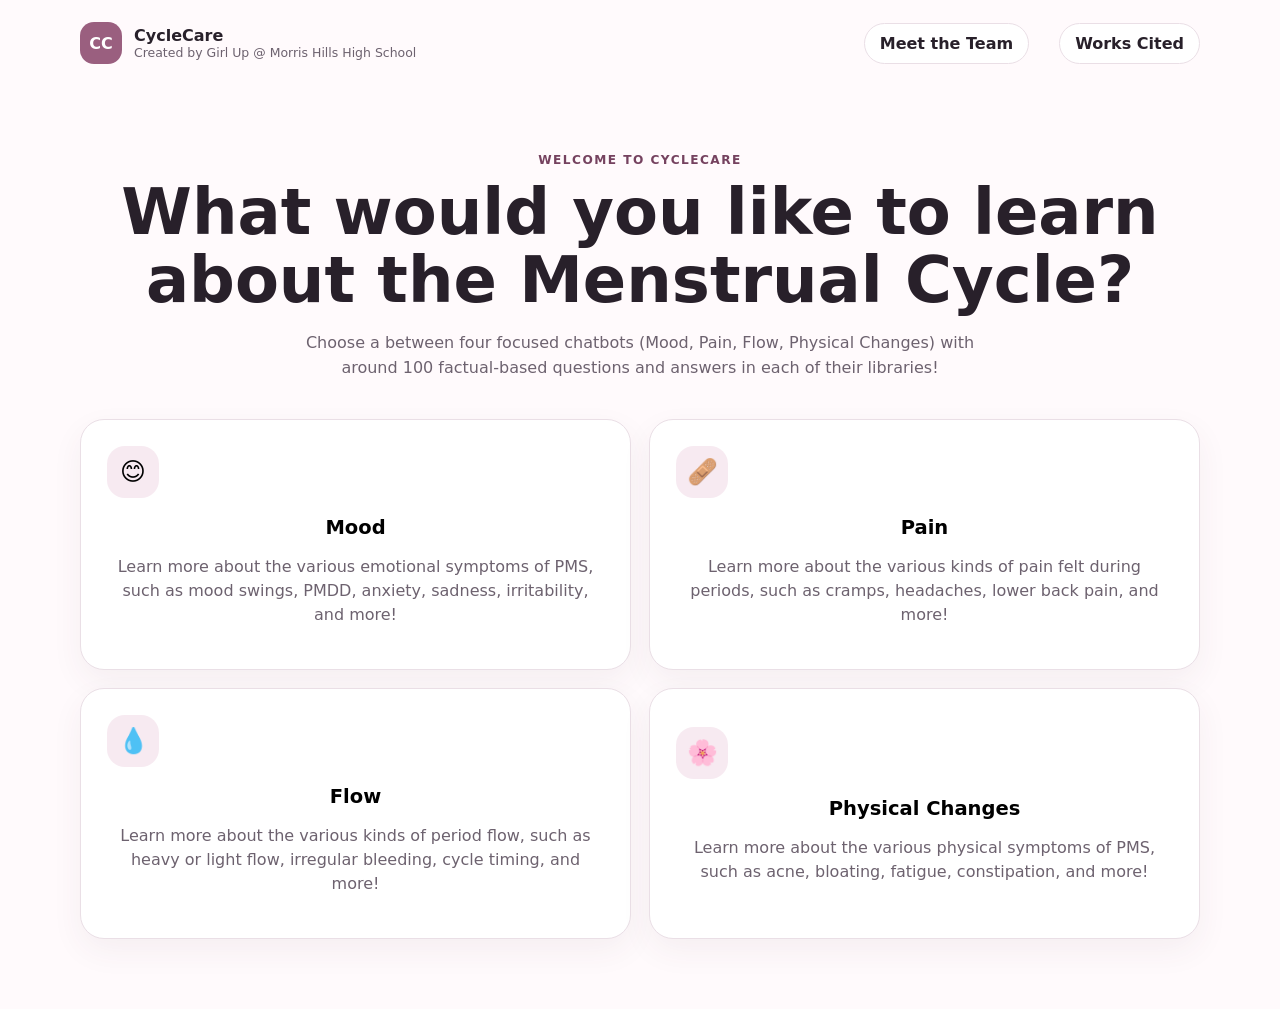
<file: index.html>
<!doctype html>
<html lang="en">
<head>
  <meta charset="utf-8">
  <meta name="viewport" content="width=device-width, initial-scale=1">
  <title>CycleCare</title>
  <link rel="stylesheet" href="style.css">
</head>
<body>
  <div class="wrap">
    <header>
      <div class="brand">
        <div class="mark">CC</div>
        <div>
          <strong>CycleCare</strong>
          <small>Created by Girl Up @ Morris Hills High School</small>
        </div>
      </div>
        <div class="team-nav">
    <a href="team.html" class="team-link">Meet the Team</a>
    <a href="workscited.html" class="team-link">Works Cited</a>
  </div>
    </header>

    <main>
      <section id="chooser" class="hero">
        <p class="eyebrow">WELCOME TO CYCLECARE</p>
        <h1>What would you like to learn about the Menstrual Cycle?</h1>
        <p class="lead">
          Choose a between four focused chatbots (Mood, Pain, Flow, Physical Changes) with around 100 factual-based questions and answers in each of their libraries!
        </p>

        <div class="grid">
          <button class="card" data-bot="mood">
            <div class="icon">😊</div>
            <b>Mood</b>
            <p> Learn more about the various emotional symptoms of PMS, such as mood swings, PMDD, anxiety, sadness, irritability, and more!</p>
          </button>

          <button class="card" data-bot="pain">
            <div class="icon">🩹</div>
            <b>Pain</b>
            <p> Learn more about the various kinds of pain felt during periods, such as cramps, headaches, lower back pain, and more!</p>
          </button>

          <button class="card" data-bot="flow">
            <div class="icon">💧</div>
            <b>Flow</b>
            <p> Learn more about the various kinds of period flow, such as heavy or light flow, irregular bleeding, cycle timing, and more!</p>
          </button>

          <button class="card" data-bot="changes">
            <div class="icon">🌸</div>
            <b>Physical Changes</b>
            <p> Learn more about the various physical symptoms of PMS, such as acne, bloating, fatigue, constipation, and more!</p>
          </button>
        </div>
      </section>

      <section id="chat" class="chat hidden">
        <div class="layout">
          <aside class="side">
            <button id="backBtn" class="ghost">← All chatbots</button>
            <div id="sideIcon" class="icon">😊</div>
            <h2 id="sideTitle">Mood Chatbot</h2>
            <p id="sideDesc"></p>
            <div id="examples" class="examples"></div>
            <p id="disclaimer" class="disclaimer"></p>
          </aside>

          <div class="chatbox">
            <div class="top">
              <div>
                <strong id="chatTitle">CycleCare</strong>
                <small id="status">Ready</small>
              </div>
              <button id="clearBtn" class="ghost" type="button">Clear chat</button>
            </div>

            <div id="messages" class="messages"></div>

            <form id="chatForm">
              <input
                id="messageInput"
                type="text"
                placeholder="Type your question here..."
                autocomplete="off"
              >
              <button class="send" type="submit">Send</button>
            </form>
          </div>
        </div>
      </section>
    </main>
  </div>

  <!-- Important: normal script, NOT type="module" -->
  <script src="chatbot.js" defer></script>
</body>
</html>
</file>
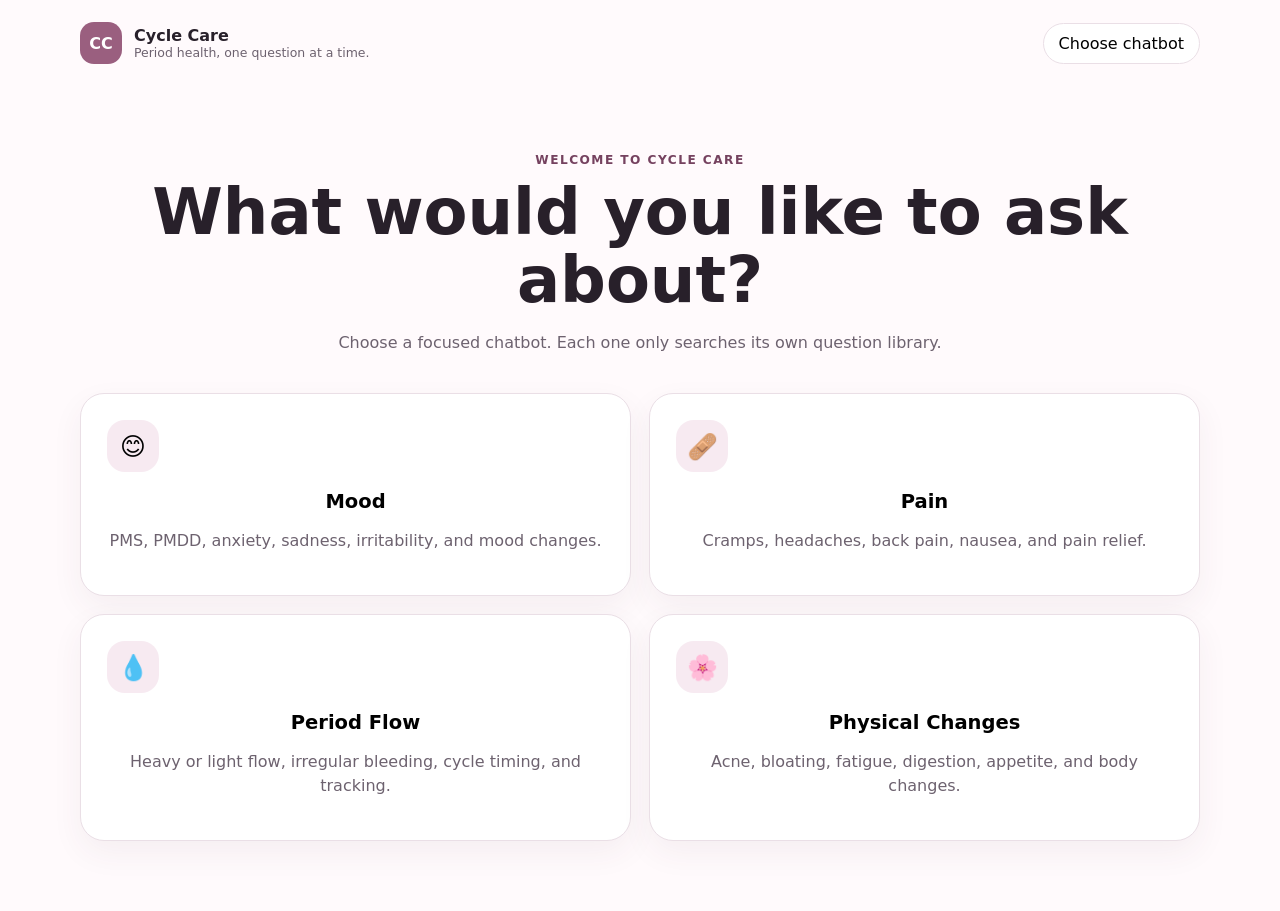
<file: index(1).html>
<!doctype html>
<html lang="en">
<head>
  <meta charset="utf-8">
  <meta name="viewport" content="width=device-width, initial-scale=1">
  <title>Cycle Care</title>
  <link rel="stylesheet" href="style.css">
</head>
<body>
  <div class="wrap">
    <header>
      <div class="brand">
        <div class="mark">CC</div>
        <div>
          <strong>Cycle Care</strong>
          <small>Period health, one question at a time.</small>
        </div>
      </div>
      <button id="chooseBtn" class="ghost">Choose chatbot</button>
    </header>

    <main>
      <section id="chooser" class="hero">
        <p class="eyebrow">WELCOME TO CYCLE CARE</p>
        <h1>What would you like to ask about?</h1>
        <p class="lead">
          Choose a focused chatbot. Each one only searches its own question library.
        </p>

        <div class="grid">
          <button class="card" data-bot="mood">
            <div class="icon">😊</div>
            <b>Mood</b>
            <p>PMS, PMDD, anxiety, sadness, irritability, and mood changes.</p>
          </button>

          <button class="card" data-bot="pain">
            <div class="icon">🩹</div>
            <b>Pain</b>
            <p>Cramps, headaches, back pain, nausea, and pain relief.</p>
          </button>

          <button class="card" data-bot="flow">
            <div class="icon">💧</div>
            <b>Period Flow</b>
            <p>Heavy or light flow, irregular bleeding, cycle timing, and tracking.</p>
          </button>

          <button class="card" data-bot="changes">
            <div class="icon">🌸</div>
            <b>Physical Changes</b>
            <p>Acne, bloating, fatigue, digestion, appetite, and body changes.</p>
          </button>
        </div>
      </section>

      <section id="chat" class="chat hidden">
        <div class="layout">
          <aside class="side">
            <button id="backBtn" class="ghost">← All chatbots</button>
            <div id="sideIcon" class="icon">😊</div>
            <h2 id="sideTitle">Mood Chatbot</h2>
            <p id="sideDesc"></p>
            <div id="examples" class="examples"></div>
            <p id="disclaimer" class="disclaimer"></p>
          </aside>

          <div class="chatbox">
            <div class="top">
              <div>
                <strong id="chatTitle">Cycle Care</strong>
                <small id="status">Ready</small>
              </div>
              <button id="clearBtn" class="ghost">Clear chat</button>
            </div>

            <div id="messages" class="messages"></div>

            <form id="chatForm">
              <input
                id="messageInput"
                type="text"
                placeholder="Type your question here..."
                autocomplete="off"
              >
              <button class="send" type="submit">Send</button>
            </form>
          </div>
        </div>
      </section>
    </main>
  </div>

  <!-- Important: normal script, NOT type="module" -->
  <script src="chatbot.js" defer></script>
</body>
</html>
</file>
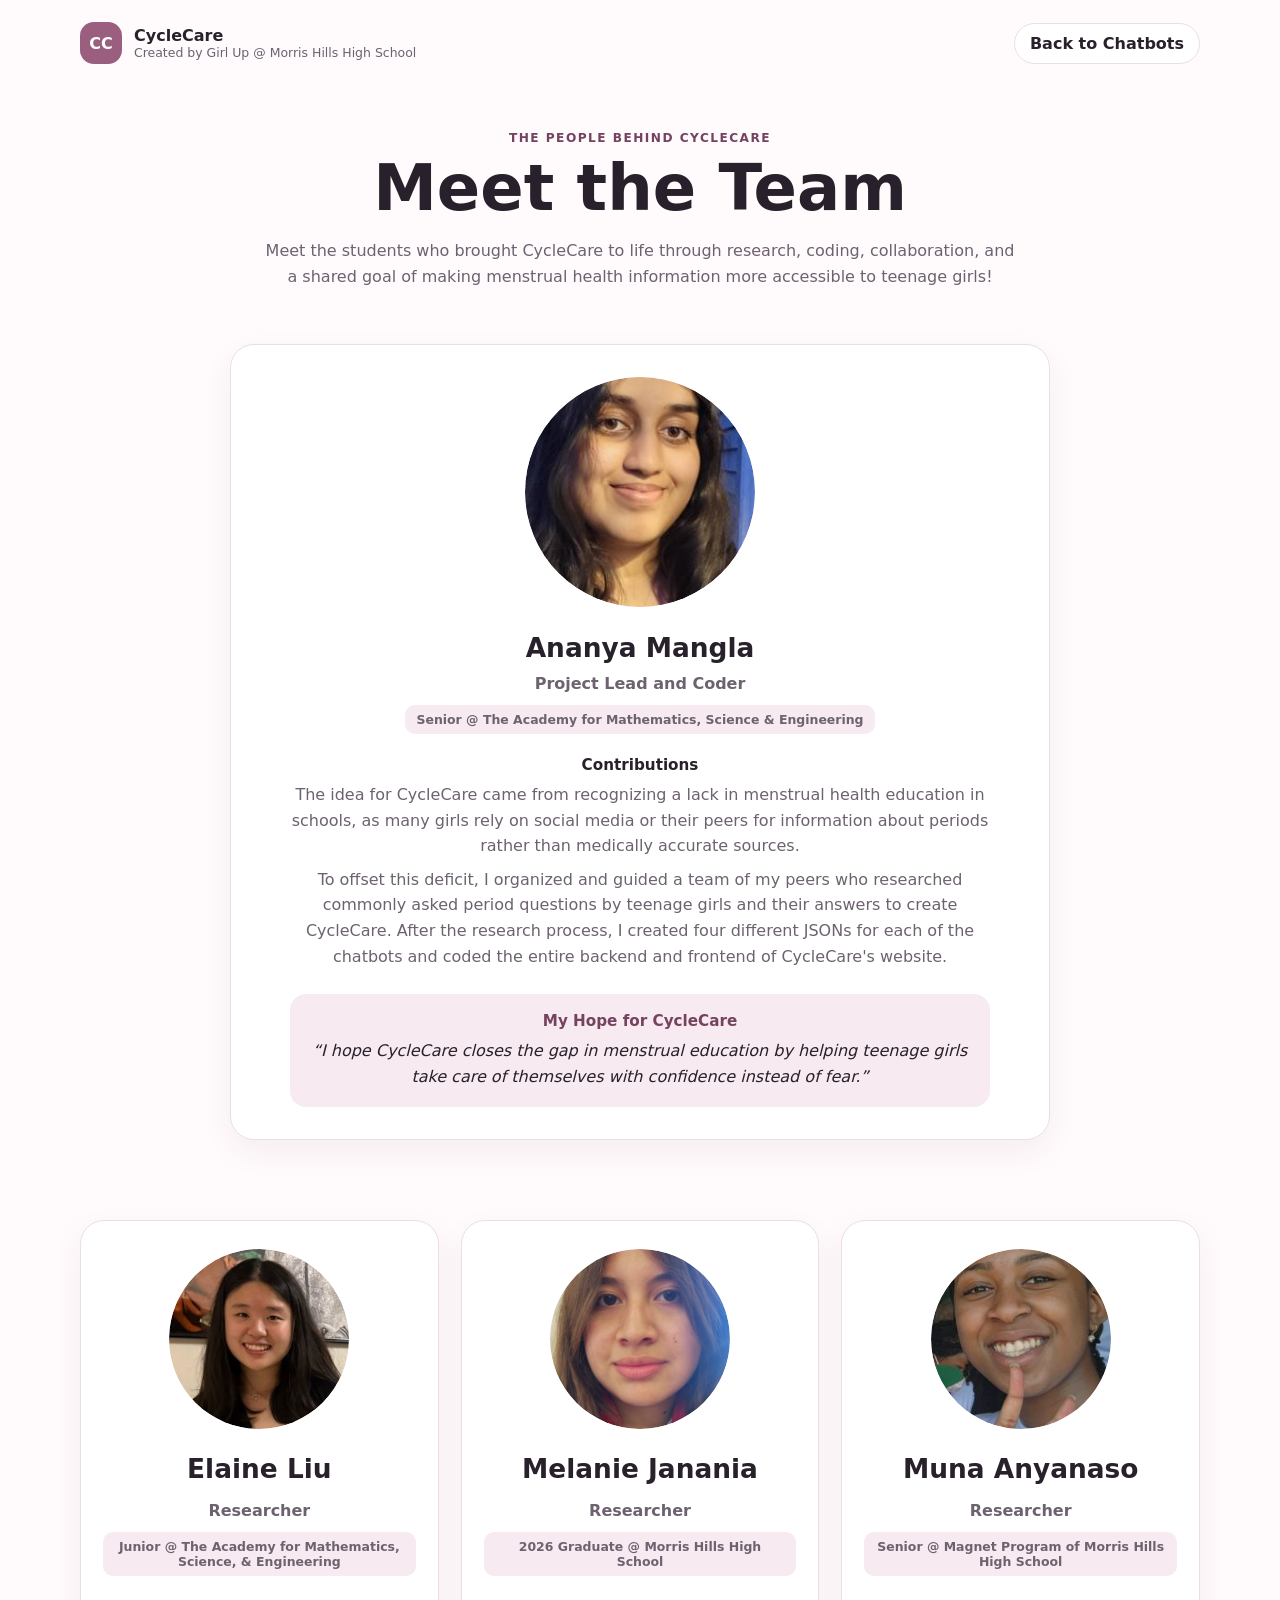
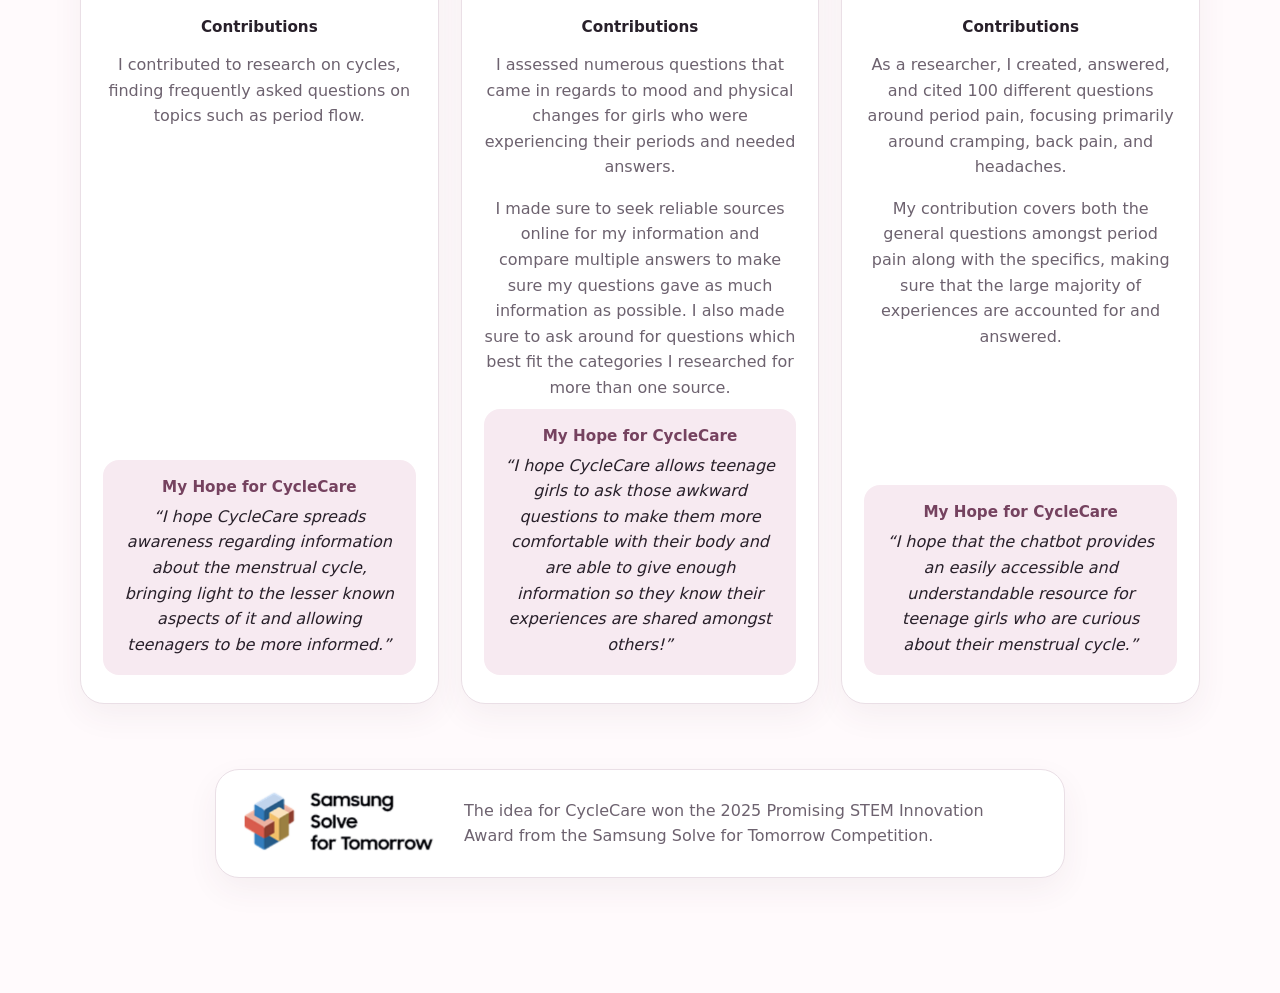
<file: team.html>
<!DOCTYPE html>
<html lang="en">

<head>
  <meta charset="UTF-8">
  <meta
    name="viewport"
    content="width=device-width, initial-scale=1.0"
  >

  <title>Meet the Team | CycleCare</title>

  <!-- Use the SAME stylesheet as your CycleCare homepage -->
  <link rel="stylesheet" href="style.css">
</head>


<body>

  <!-- =========================
       HEADER
  ========================== -->

  <div class="wrap">

  <header>

    <a href="index.html" class="brand">

      <div class="mark">
        CC
      </div>

      <div>
        <strong>CycleCare</strong>
        <small>Created by Girl Up @ Morris Hills High School</small>
      </div>

    </a>

    <div class="team-nav">

      <a href="index.html" class="team-link">
        Back to Chatbots
      </a>

    </div>

  </header>

</div>


  <!-- =========================
       INTRO
  ========================== -->

  <section class="team-hero">

  <div class="wrap">

    <div class="eyebrow">
      THE PEOPLE BEHIND CYCLECARE
    </div>

    <h1>Meet the Team</h1>

    <p class="lead">
      Meet the students who brought CycleCare to life through
      research, coding, collaboration, and a shared goal of making
      menstrual health information more accessible to teenage girls!
    </p>

  </div>

</section>



    <!-- =========================
         ANANYA
    ========================== -->

    <section class="member-card leader-card">

      <div class="member-photo-wrap">

        <img
          src="ananya.jpg"
          alt="Ananya Mangla"
          class="member-photo"
        >

      </div>


      <div class="member-info">

        <h2>Ananya Mangla</h2>

        <p class="member-role">
          Project Lead and Coder
        </p>

        <div class="member-meta">
          <span>
            Senior @ The Academy for Mathematics, Science &amp; Engineering
          </span>
        </div>


        <h3>Contributions</h3>

        <p>
          The idea for CycleCare came from recognizing a lack in
          menstrual health education in schools, as many girls rely
          on social media or their peers for information about
          periods rather than medically accurate sources.
        </p>

        <p>
          To offset this deficit, I organized and guided a team of
          my peers who researched commonly asked 
          period questions by teenage girls and their answers to create CycleCare. After the research process, 
          I created four different JSONs for each of the chatbots and coded the entire backend and frontend of CycleCare's website.
        </p>


        <div class="team-hope">

          <h3>My Hope for CycleCare</h3>

          <p>
            “I hope CycleCare closes the gap in menstrual education
            by helping teenage girls take care of themselves with
            confidence instead of fear.”
          </p>

        </div>

      </div>

    </section>



    <!-- =========================
         OTHER TEAM MEMBERS
    ========================== -->

    <div class="team-grid">


      <!-- ELAINE -->

      <article class="member-card">

        <div class="member-photo-wrap">

          <img
            src="elaine.jpg"
            alt="Elaine Liu"
            class="member-photo"
          >

        </div>


        <div class="member-info">

          <h2>Elaine Liu</h2>

          <p class="member-role">
            Researcher
          </p>

          <div class="member-meta">

            <span>
              Junior @ The Academy for Mathematics, Science, &amp; Engineering
            </span>
            
          </div>


          <h3>Contributions</h3>

          <p>
            I contributed to research on cycles, finding frequently
            asked questions on topics such as period flow.
          </p>


          <div class="team-hope">

            <h3>My Hope for CycleCare</h3>

            <p>
              “I hope CycleCare spreads awareness regarding
              information about the menstrual cycle, bringing light
              to the lesser known aspects of it and allowing
              teenagers to be more informed.”
            </p>

          </div>

        </div>

      </article>



      <!-- MELANIE -->

      <article class="member-card">

        <div class="member-photo-wrap">

          <img
            src="melanie.png"
            alt="Melanie Janania"
            class="member-photo"
          >

        </div>


        <div class="member-info">

          <h2>Melanie Janania</h2>

          <p class="member-role">
            Researcher
          </p>

          <div class="member-meta">

            <span>
              2026 Graduate @ Morris Hills High School
            </span>


          </div>


          <h3>Contributions</h3>

          <p>
            I assessed numerous questions that came in regards to
            mood and physical changes for girls who were
            experiencing their periods and needed answers.
          </p>

          <p>
            I made sure to seek reliable sources online for my
            information and compare multiple answers to make sure
            my questions gave as much information as possible.
            I also made sure to ask around for questions which best
            fit the categories I researched for more than one
            source.
          </p>


          <div class="team-hope">

            <h3>My Hope for CycleCare</h3>

            <p>
              “I hope CycleCare allows teenage girls to ask those
              awkward questions to make them more comfortable with
              their body and are able to give enough information so
              they know their experiences are shared amongst
              others!”
            </p>

          </div>

        </div>

      </article>



      <!-- MUNA -->

      <article class="member-card">

        <div class="member-photo-wrap">

          <img
            src="muna.jpg"
            alt="Muna Anyanaso"
            class="member-photo"
          >

        </div>


        <div class="member-info">

          <h2>Muna Anyanaso</h2>

          <p class="member-role">
            Researcher
          </p>

          <div class="member-meta">

            <span>
              Senior @ Magnet Program of Morris Hills High School
            </span>

          </div>


          <h3>Contributions</h3>

          <p>
            As a researcher, I created, answered, and cited 100
            different questions around period pain, focusing
            primarily around cramping, back pain, and headaches.
          </p>

          <p>
            My contribution covers both the general questions
            amongst period pain along with the specifics, making
            sure that the large majority of experiences are
            accounted for and answered.
          </p>


          <div class="team-hope">

            <h3>My Hope for CycleCare</h3>

            <p>
              “I hope that the chatbot provides an easily accessible
              and understandable resource for teenage girls who are
              curious about their menstrual cycle.”
            </p>

          </div>

        </div>

      </article>

    </div>

  <section class="award-section">

  <div class="wrap">

    <div class="award-content">

      <img
        src="samsung-solve.png"
        alt="Samsung Solve for Tomorrow"
        class="award-logo"
      >

      <p class="lead award-text">
        The idea for CycleCare won the 2025 Promising STEM Innovation
        Award from the Samsung Solve for Tomorrow Competition.
      </p>

    </div>

  </div>

</section>

    <div class="team-bottom">

    </div>

  </main>

</body>

</html>
</file>
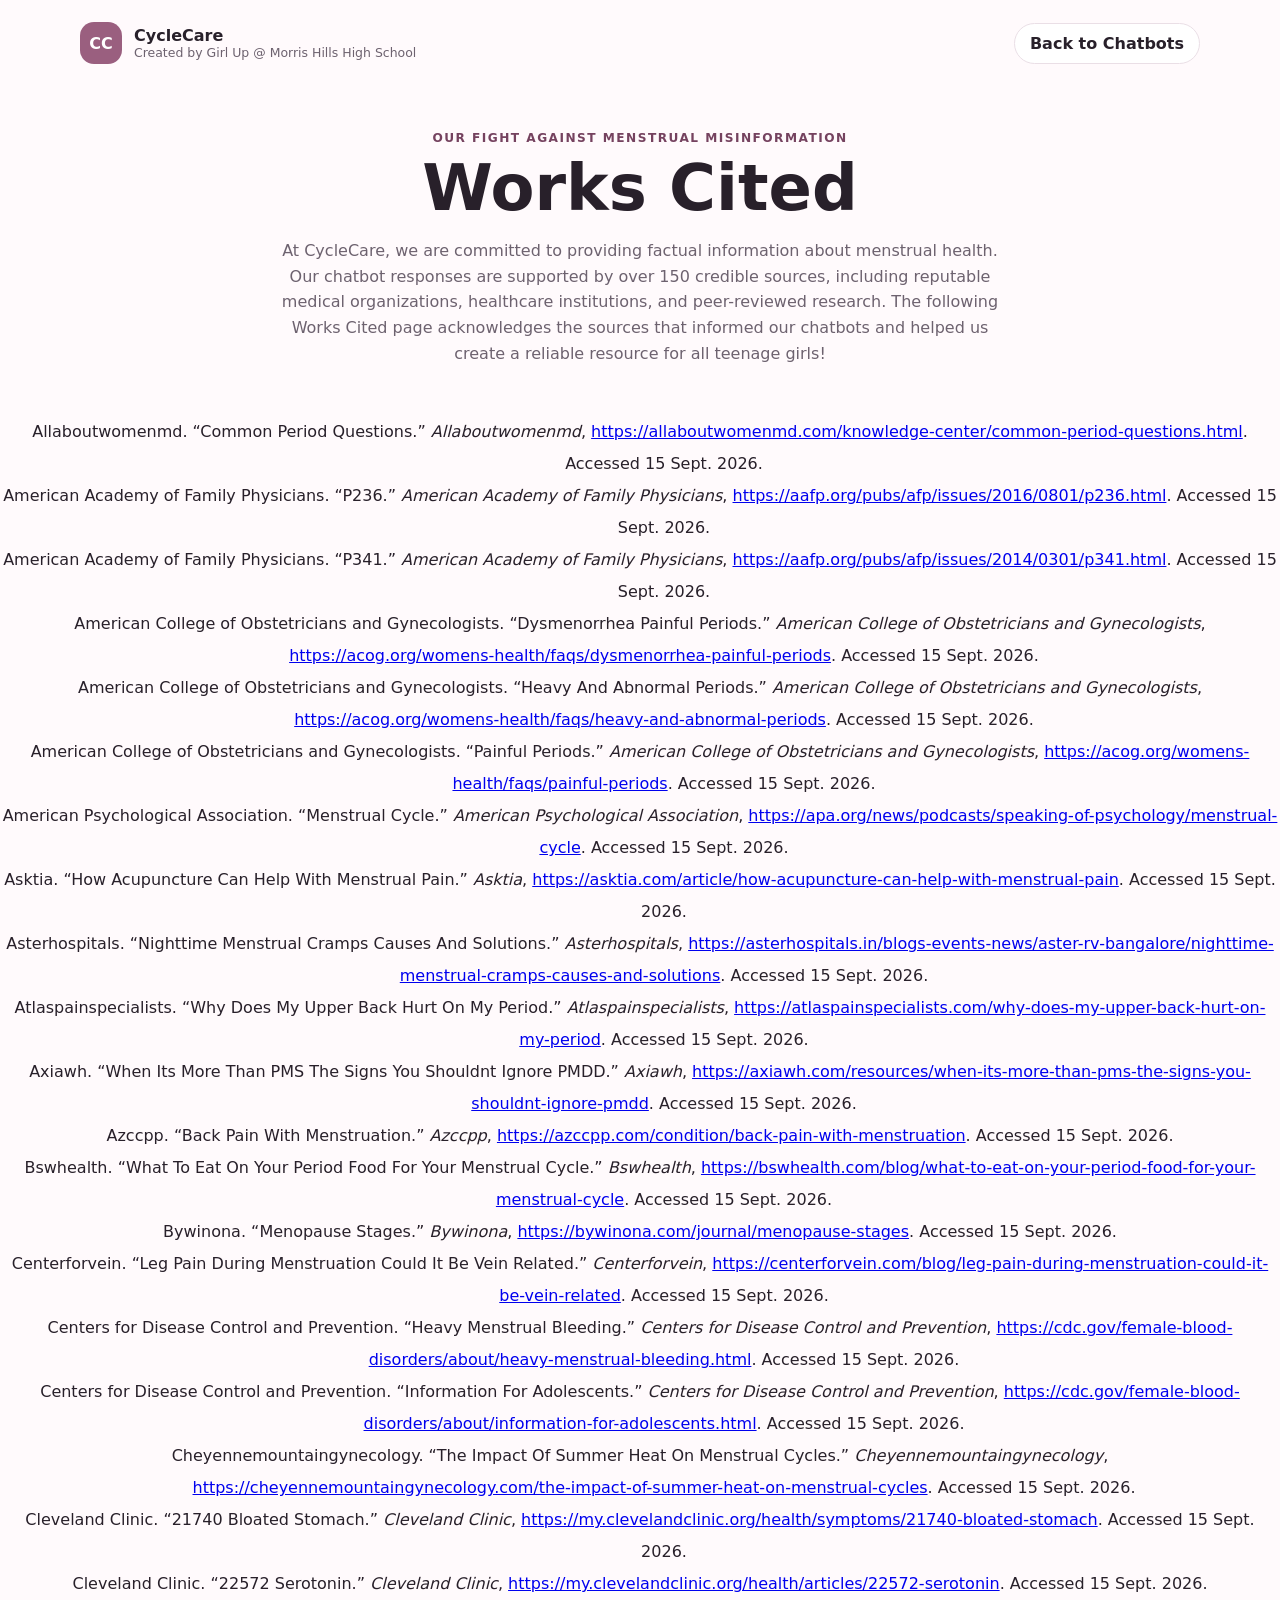
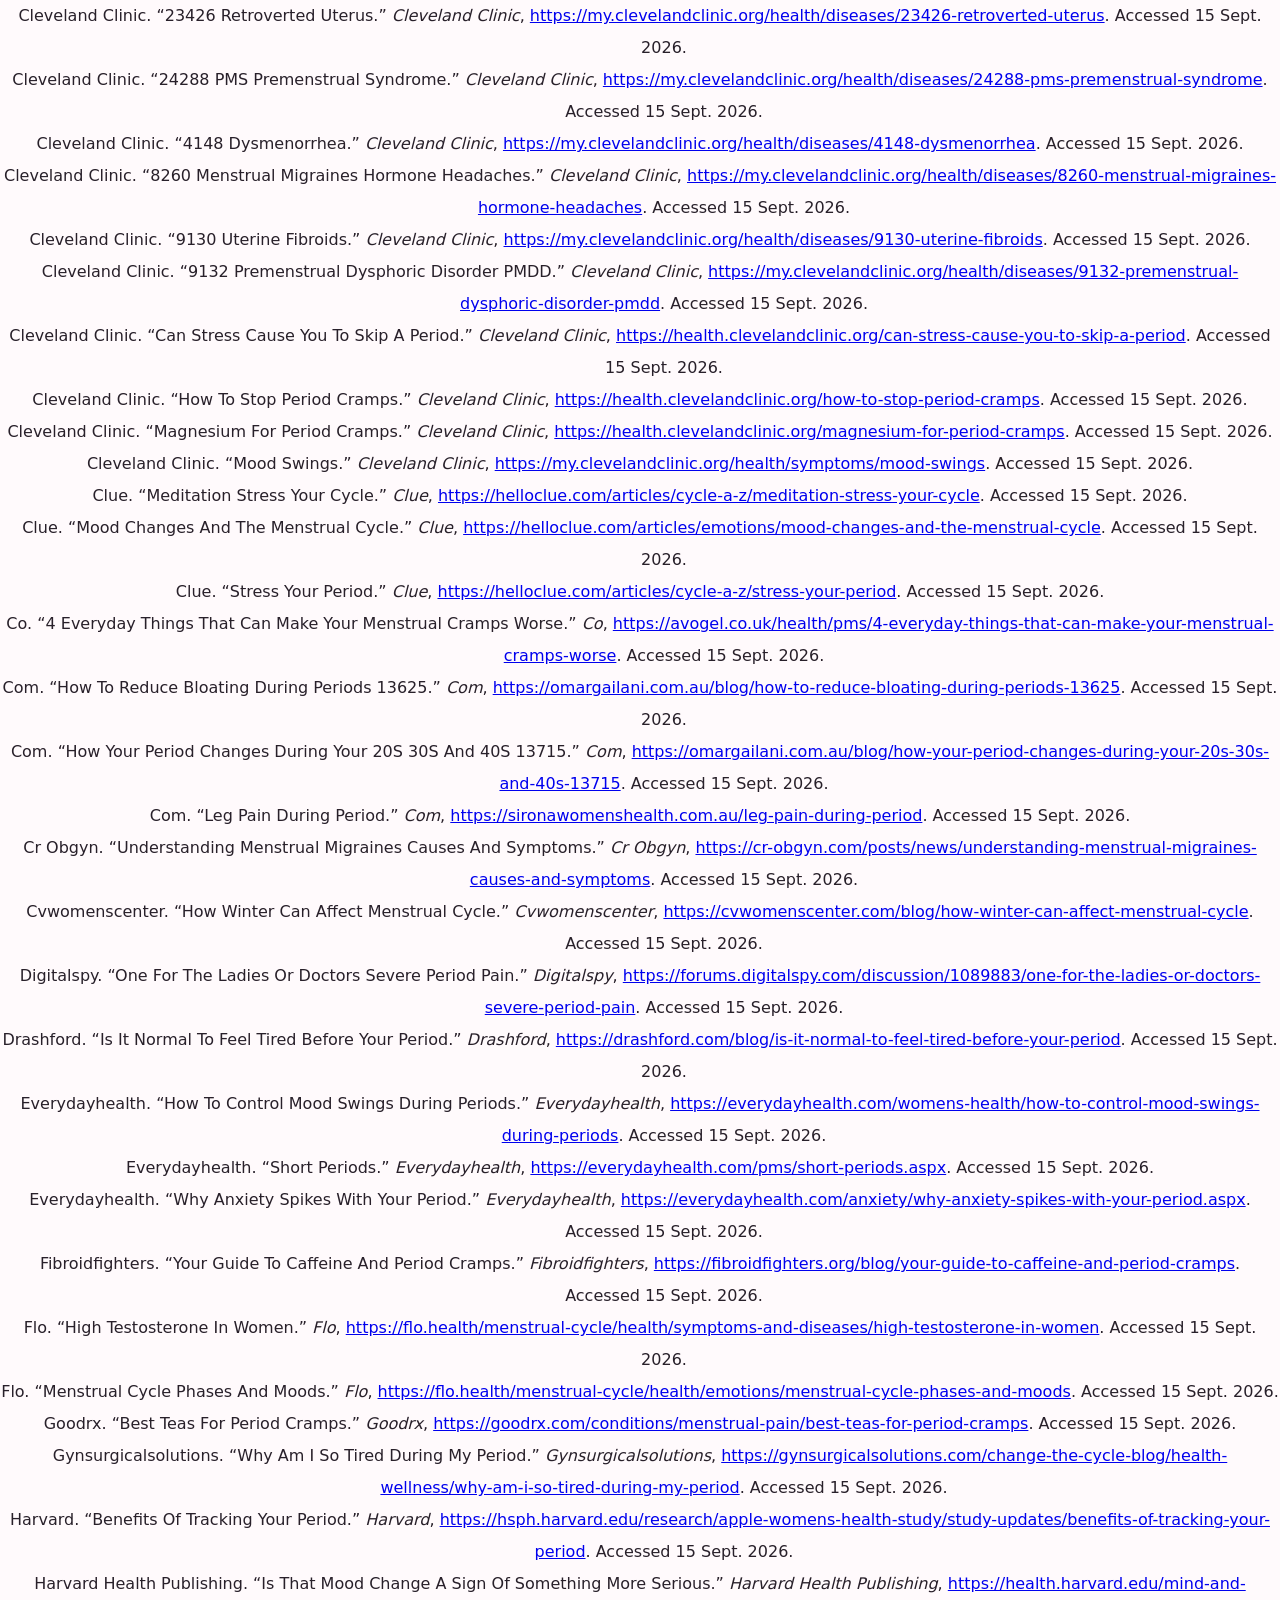
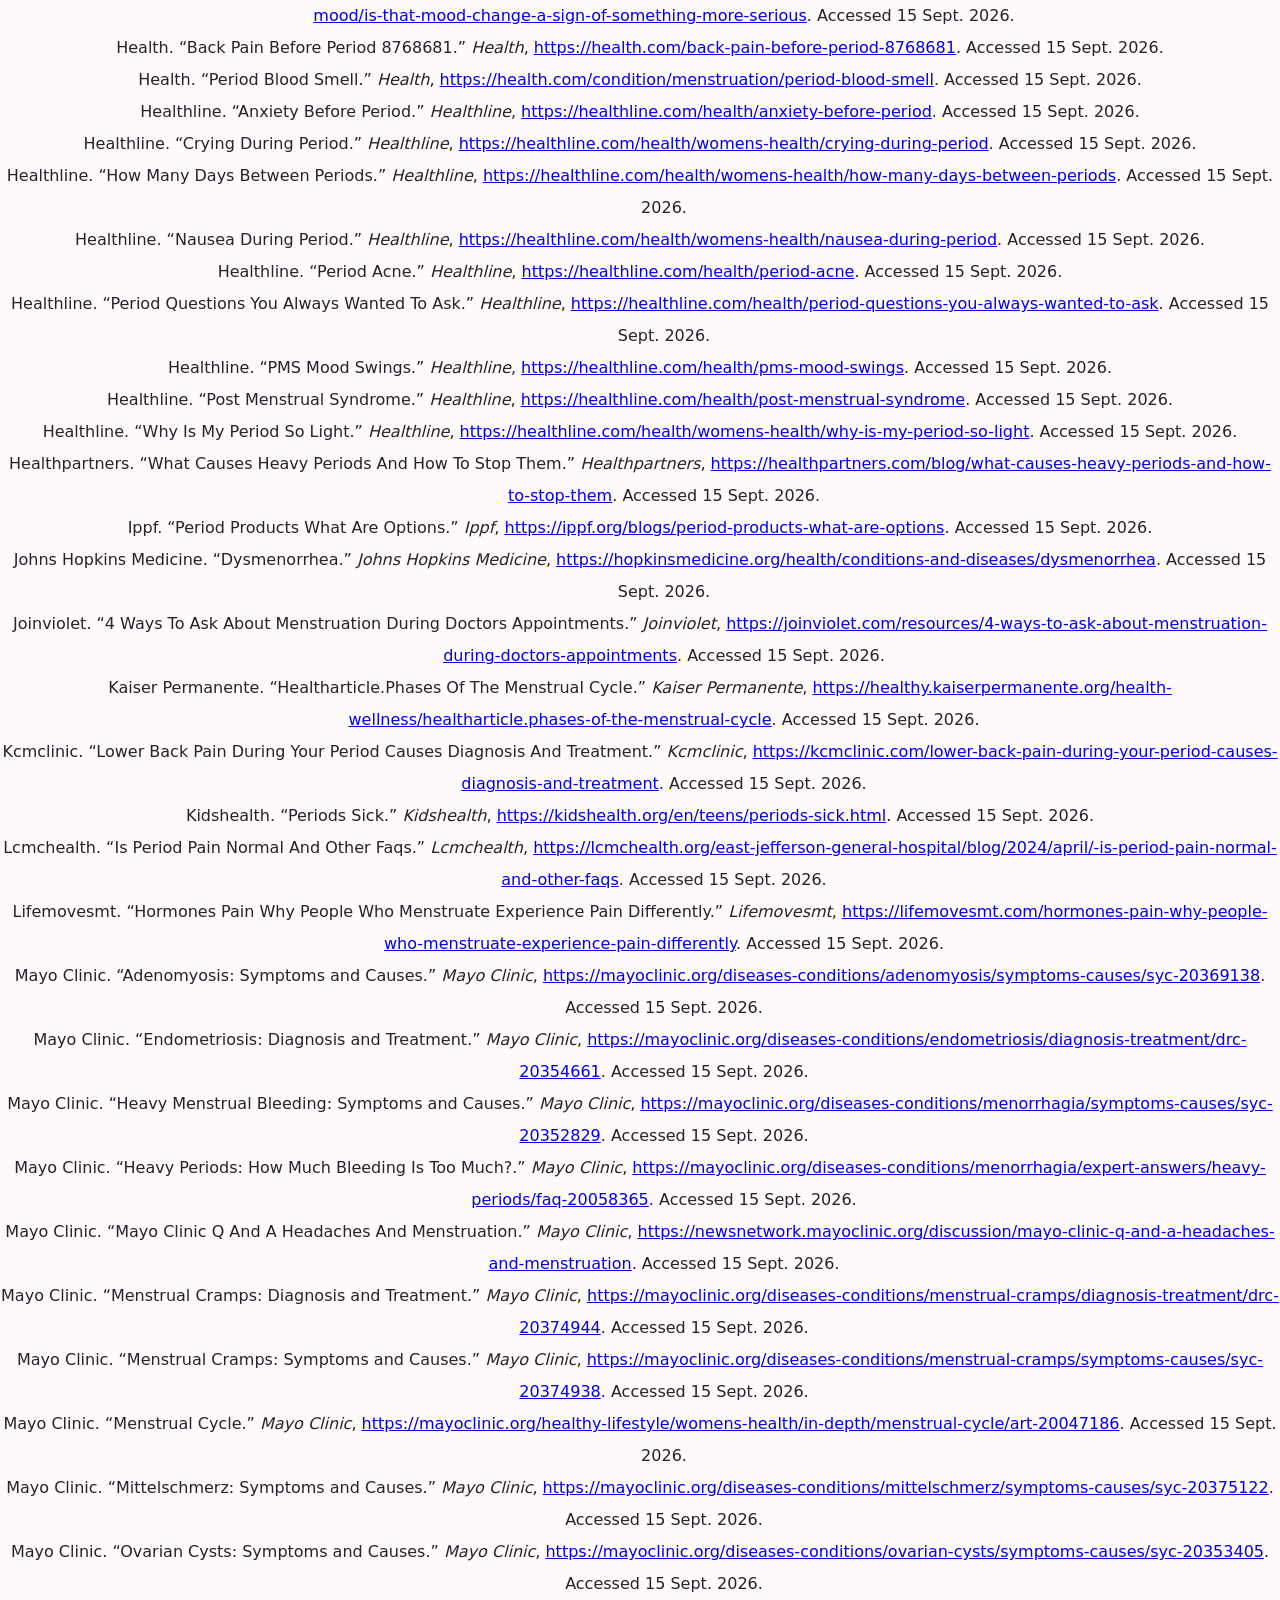
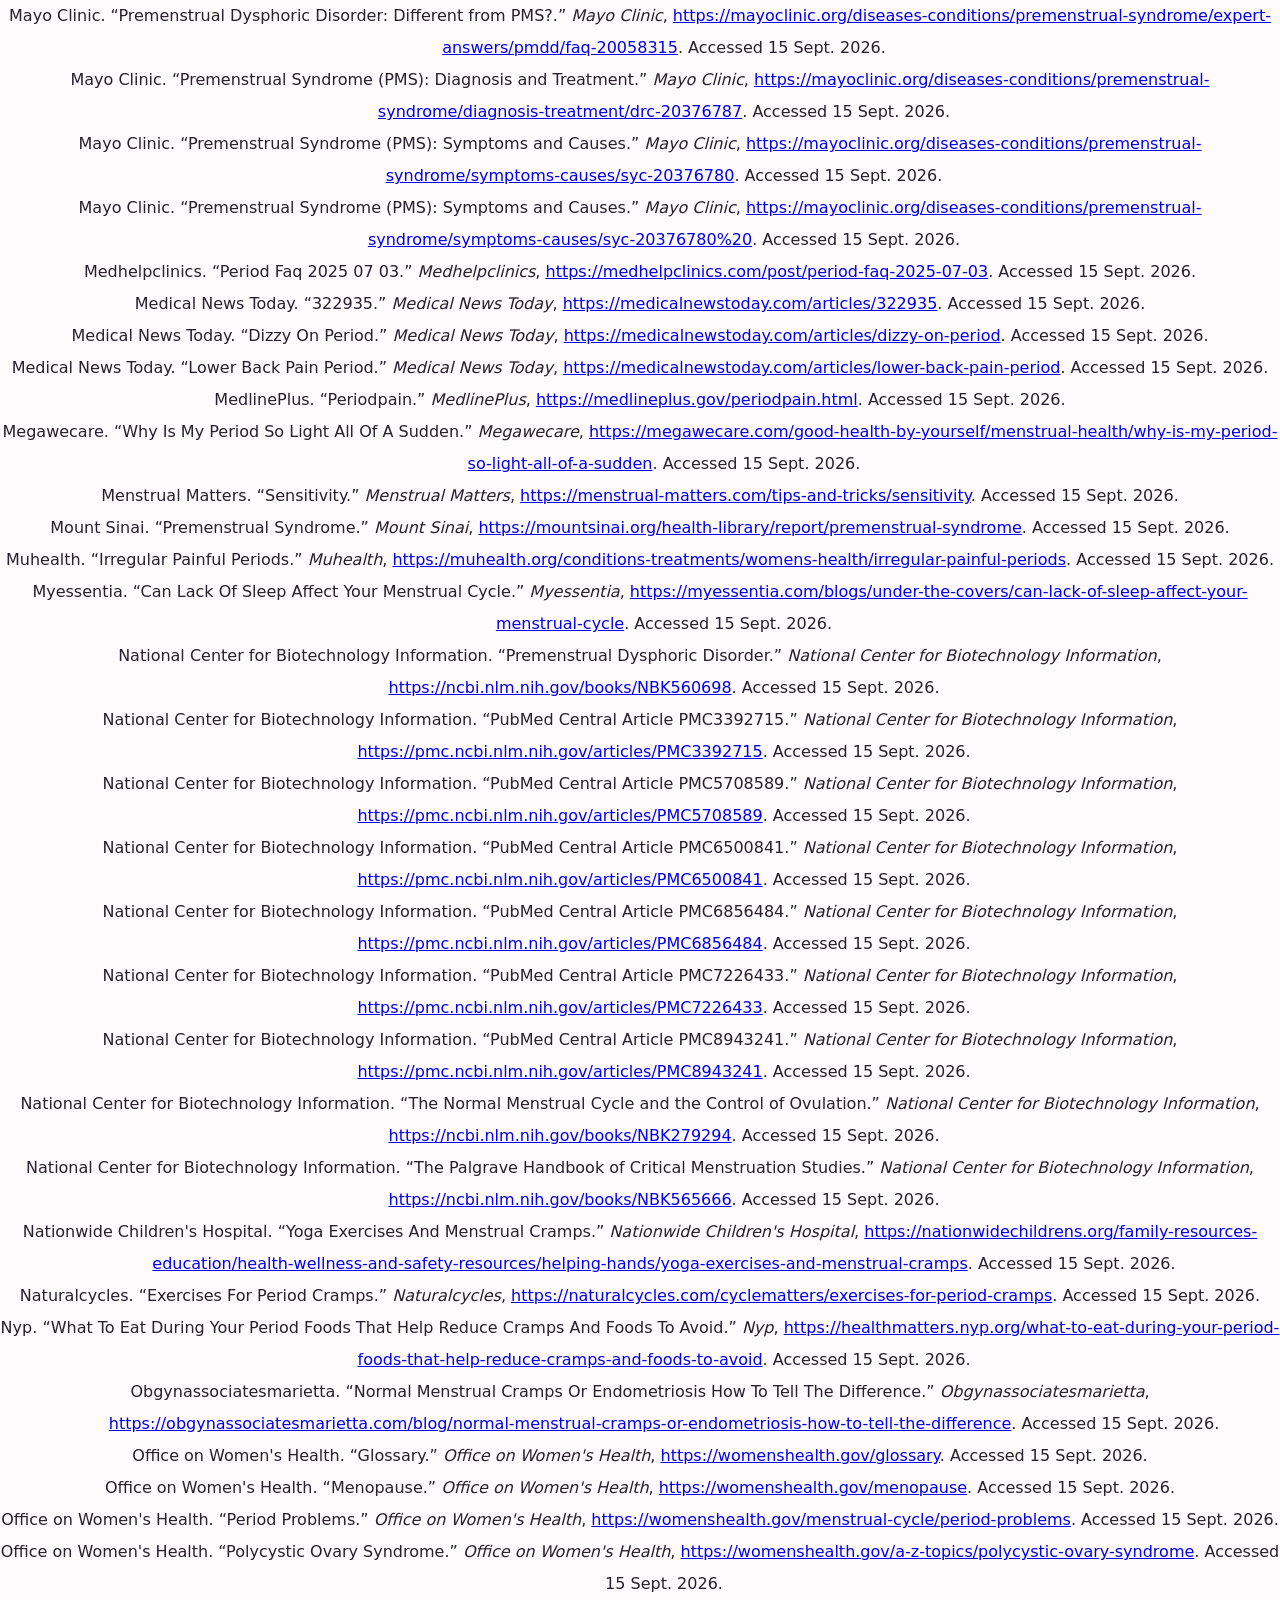
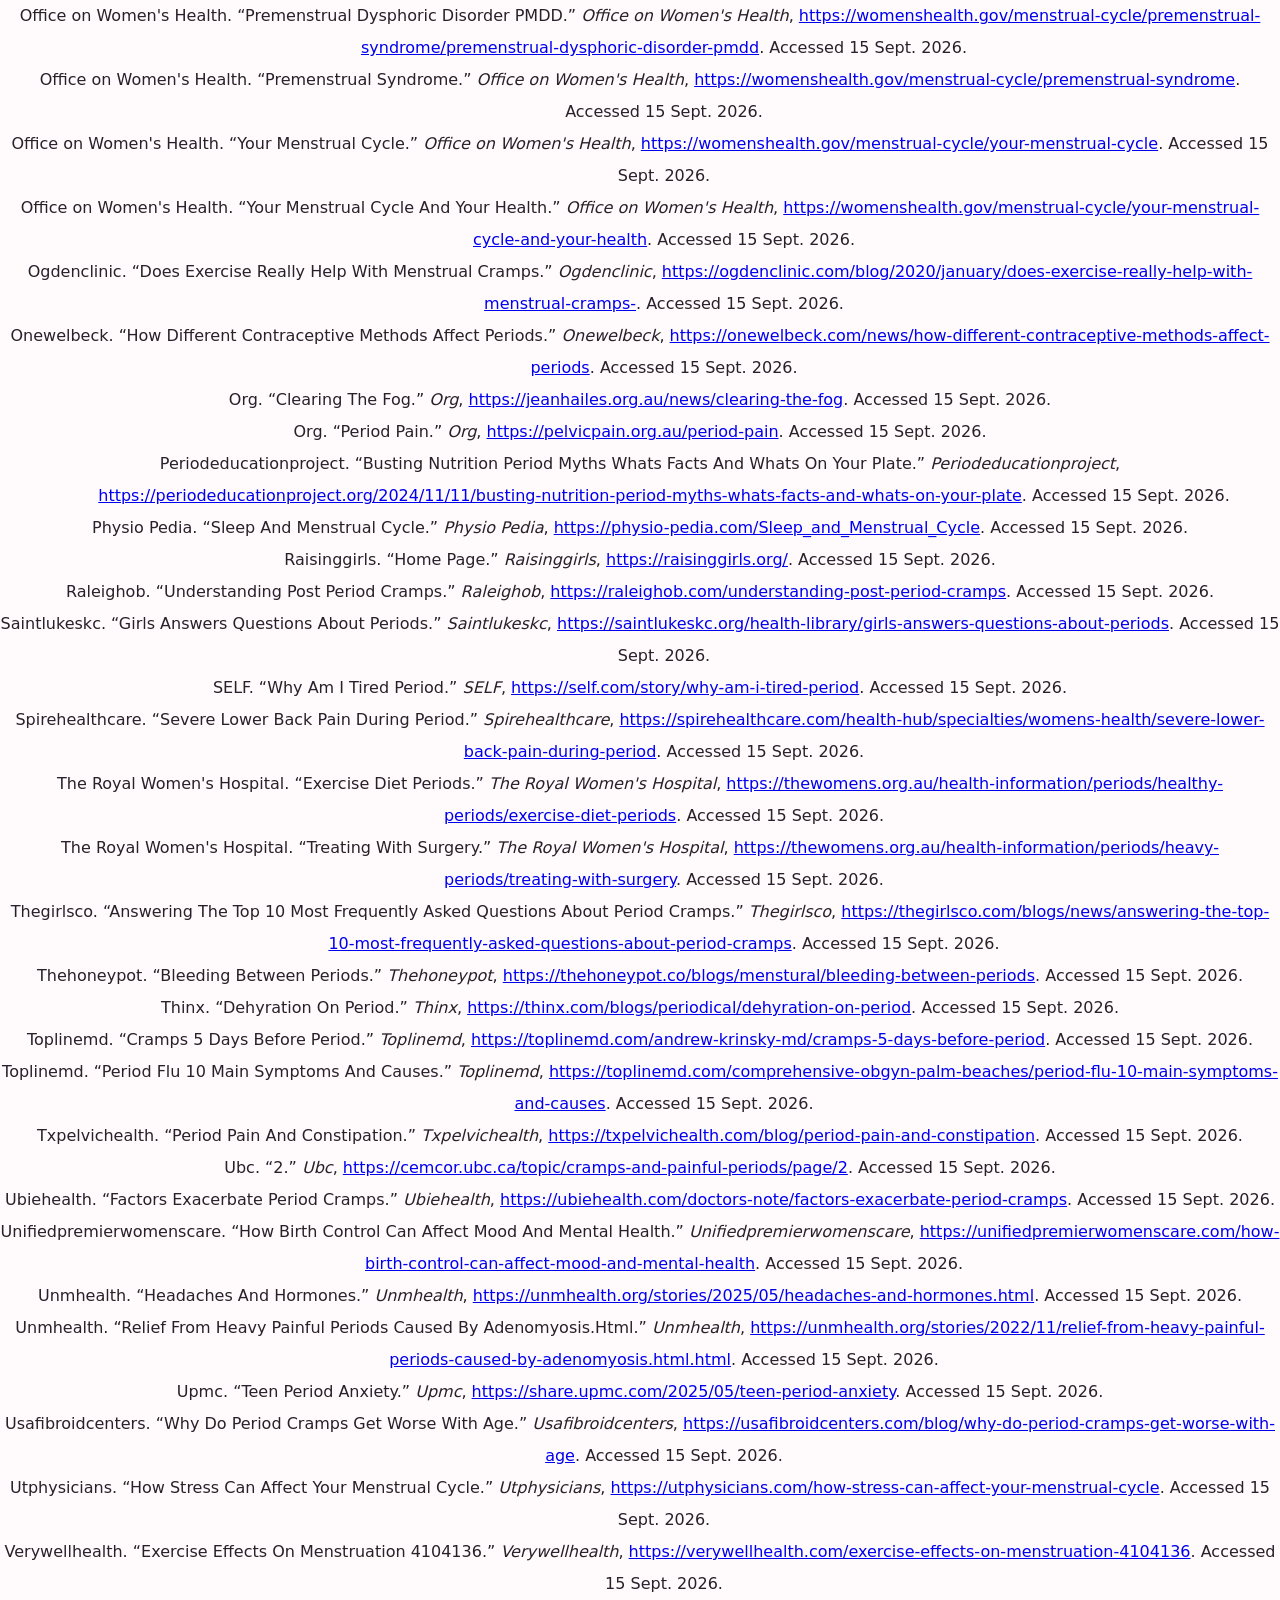
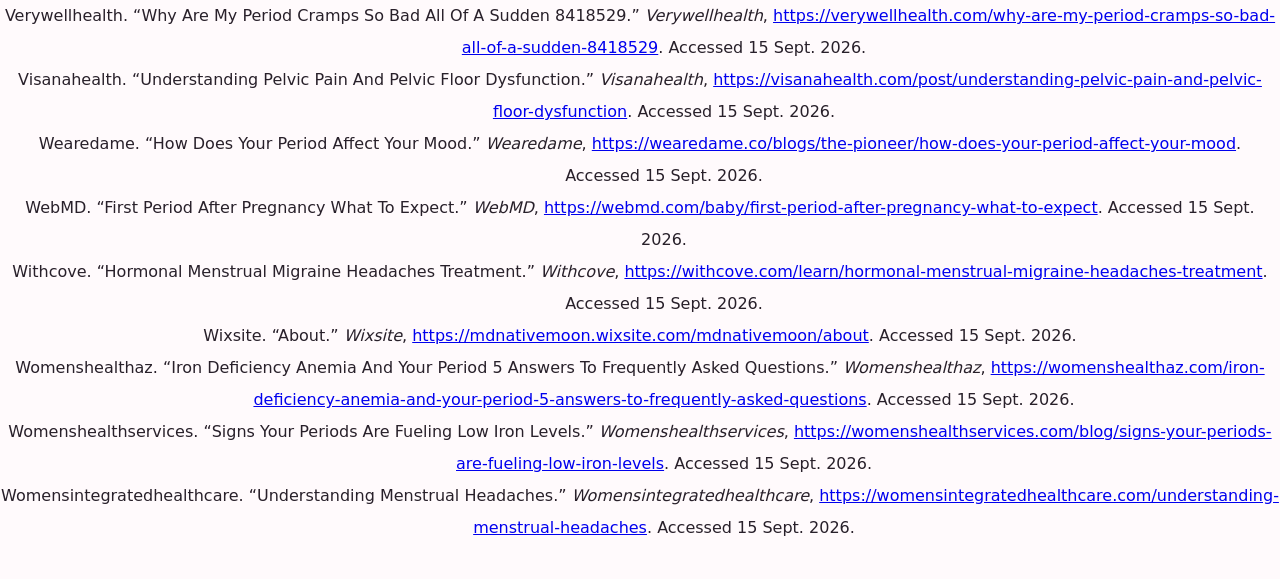
<file: workscited.html>
<!DOCTYPE html>
<html lang="en">

<head>
  <meta charset="UTF-8">
  <meta
    name="viewport"
    content="width=device-width, initial-scale=1.0"
  >

  <title>Works Cited | CycleCare</title>

  <!-- Use the SAME stylesheet as your CycleCare homepage -->
  <link rel="stylesheet" href="style.css">
</head>


<body>

  <!-- =========================
       HEADER
  ========================== -->

  <div class="wrap">

  <header>

    <a href="index.html" class="brand">

      <div class="mark">
        CC
      </div>

      <div>
        <strong>CycleCare</strong>
        <small>Created by Girl Up @ Morris Hills High School</small>
      </div>

    </a>

    <div class="team-nav">

      <a href="index.html" class="team-link">
        Back to Chatbots
      </a>

    </div>

  </header>

</div>

  <!-- =========================
       INTRO
  ========================== -->

  <section class="team-hero">

  <div class="wrap">

    <div class="eyebrow">
      OUR FIGHT AGAINST MENSTRUAL MISINFORMATION
    </div>

    <h1>Works Cited</h1>

    <p class="worksintro">
    At CycleCare, we are committed to providing factual information about menstrual health. Our chatbot responses are supported by over 150 credible sources, including reputable medical organizations, healthcare institutions, and peer-reviewed research. The following Works Cited page acknowledges the sources that informed our chatbots and helped us create a reliable resource for all teenage girls!
    </p>

  </div>

    <p class="citation">Allaboutwomenmd. “Common Period Questions.” <em>Allaboutwomenmd</em>, <a href="https://allaboutwomenmd.com/knowledge-center/common-period-questions.html" target="_blank" rel="noopener noreferrer">https://allaboutwomenmd.com/knowledge-center/common-period-questions.html</a>. Accessed 15 Sept. 2026.</p>
    <p class="citation">American Academy of Family Physicians. “P236.” <em>American Academy of Family Physicians</em>, <a href="https://aafp.org/pubs/afp/issues/2016/0801/p236.html" target="_blank" rel="noopener noreferrer">https://aafp.org/pubs/afp/issues/2016/0801/p236.html</a>. Accessed 15 Sept. 2026.</p>
    <p class="citation">American Academy of Family Physicians. “P341.” <em>American Academy of Family Physicians</em>, <a href="https://aafp.org/pubs/afp/issues/2014/0301/p341.html" target="_blank" rel="noopener noreferrer">https://aafp.org/pubs/afp/issues/2014/0301/p341.html</a>. Accessed 15 Sept. 2026.</p>
    <p class="citation">American College of Obstetricians and Gynecologists. “Dysmenorrhea Painful Periods.” <em>American College of Obstetricians and Gynecologists</em>, <a href="https://acog.org/womens-health/faqs/dysmenorrhea-painful-periods" target="_blank" rel="noopener noreferrer">https://acog.org/womens-health/faqs/dysmenorrhea-painful-periods</a>. Accessed 15 Sept. 2026.</p>
    <p class="citation">American College of Obstetricians and Gynecologists. “Heavy And Abnormal Periods.” <em>American College of Obstetricians and Gynecologists</em>, <a href="https://acog.org/womens-health/faqs/heavy-and-abnormal-periods" target="_blank" rel="noopener noreferrer">https://acog.org/womens-health/faqs/heavy-and-abnormal-periods</a>. Accessed 15 Sept. 2026.</p>
    <p class="citation">American College of Obstetricians and Gynecologists. “Painful Periods.” <em>American College of Obstetricians and Gynecologists</em>, <a href="https://acog.org/womens-health/faqs/painful-periods" target="_blank" rel="noopener noreferrer">https://acog.org/womens-health/faqs/painful-periods</a>. Accessed 15 Sept. 2026.</p>
    <p class="citation">American Psychological Association. “Menstrual Cycle.” <em>American Psychological Association</em>, <a href="https://apa.org/news/podcasts/speaking-of-psychology/menstrual-cycle" target="_blank" rel="noopener noreferrer">https://apa.org/news/podcasts/speaking-of-psychology/menstrual-cycle</a>. Accessed 15 Sept. 2026.</p>
    <p class="citation">Asktia. “How Acupuncture Can Help With Menstrual Pain.” <em>Asktia</em>, <a href="https://asktia.com/article/how-acupuncture-can-help-with-menstrual-pain" target="_blank" rel="noopener noreferrer">https://asktia.com/article/how-acupuncture-can-help-with-menstrual-pain</a>. Accessed 15 Sept. 2026.</p>
    <p class="citation">Asterhospitals. “Nighttime Menstrual Cramps Causes And Solutions.” <em>Asterhospitals</em>, <a href="https://asterhospitals.in/blogs-events-news/aster-rv-bangalore/nighttime-menstrual-cramps-causes-and-solutions" target="_blank" rel="noopener noreferrer">https://asterhospitals.in/blogs-events-news/aster-rv-bangalore/nighttime-menstrual-cramps-causes-and-solutions</a>. Accessed 15 Sept. 2026.</p>
    <p class="citation">Atlaspainspecialists. “Why Does My Upper Back Hurt On My Period.” <em>Atlaspainspecialists</em>, <a href="https://atlaspainspecialists.com/why-does-my-upper-back-hurt-on-my-period" target="_blank" rel="noopener noreferrer">https://atlaspainspecialists.com/why-does-my-upper-back-hurt-on-my-period</a>. Accessed 15 Sept. 2026.</p>
    <p class="citation">Axiawh. “When Its More Than PMS The Signs You Shouldnt Ignore PMDD.” <em>Axiawh</em>, <a href="https://axiawh.com/resources/when-its-more-than-pms-the-signs-you-shouldnt-ignore-pmdd" target="_blank" rel="noopener noreferrer">https://axiawh.com/resources/when-its-more-than-pms-the-signs-you-shouldnt-ignore-pmdd</a>. Accessed 15 Sept. 2026.</p>
    <p class="citation">Azccpp. “Back Pain With Menstruation.” <em>Azccpp</em>, <a href="https://azccpp.com/condition/back-pain-with-menstruation" target="_blank" rel="noopener noreferrer">https://azccpp.com/condition/back-pain-with-menstruation</a>. Accessed 15 Sept. 2026.</p>
    <p class="citation">Bswhealth. “What To Eat On Your Period Food For Your Menstrual Cycle.” <em>Bswhealth</em>, <a href="https://bswhealth.com/blog/what-to-eat-on-your-period-food-for-your-menstrual-cycle" target="_blank" rel="noopener noreferrer">https://bswhealth.com/blog/what-to-eat-on-your-period-food-for-your-menstrual-cycle</a>. Accessed 15 Sept. 2026.</p>
    <p class="citation">Bywinona. “Menopause Stages.” <em>Bywinona</em>, <a href="https://bywinona.com/journal/menopause-stages" target="_blank" rel="noopener noreferrer">https://bywinona.com/journal/menopause-stages</a>. Accessed 15 Sept. 2026.</p>
    <p class="citation">Centerforvein. “Leg Pain During Menstruation Could It Be Vein Related.” <em>Centerforvein</em>, <a href="https://centerforvein.com/blog/leg-pain-during-menstruation-could-it-be-vein-related" target="_blank" rel="noopener noreferrer">https://centerforvein.com/blog/leg-pain-during-menstruation-could-it-be-vein-related</a>. Accessed 15 Sept. 2026.</p>
    <p class="citation">Centers for Disease Control and Prevention. “Heavy Menstrual Bleeding.” <em>Centers for Disease Control and Prevention</em>, <a href="https://cdc.gov/female-blood-disorders/about/heavy-menstrual-bleeding.html" target="_blank" rel="noopener noreferrer">https://cdc.gov/female-blood-disorders/about/heavy-menstrual-bleeding.html</a>. Accessed 15 Sept. 2026.</p>
    <p class="citation">Centers for Disease Control and Prevention. “Information For Adolescents.” <em>Centers for Disease Control and Prevention</em>, <a href="https://cdc.gov/female-blood-disorders/about/information-for-adolescents.html" target="_blank" rel="noopener noreferrer">https://cdc.gov/female-blood-disorders/about/information-for-adolescents.html</a>. Accessed 15 Sept. 2026.</p>
    <p class="citation">Cheyennemountaingynecology. “The Impact Of Summer Heat On Menstrual Cycles.” <em>Cheyennemountaingynecology</em>, <a href="https://cheyennemountaingynecology.com/the-impact-of-summer-heat-on-menstrual-cycles" target="_blank" rel="noopener noreferrer">https://cheyennemountaingynecology.com/the-impact-of-summer-heat-on-menstrual-cycles</a>. Accessed 15 Sept. 2026.</p>
    <p class="citation">Cleveland Clinic. “21740 Bloated Stomach.” <em>Cleveland Clinic</em>, <a href="https://my.clevelandclinic.org/health/symptoms/21740-bloated-stomach" target="_blank" rel="noopener noreferrer">https://my.clevelandclinic.org/health/symptoms/21740-bloated-stomach</a>. Accessed 15 Sept. 2026.</p>
    <p class="citation">Cleveland Clinic. “22572 Serotonin.” <em>Cleveland Clinic</em>, <a href="https://my.clevelandclinic.org/health/articles/22572-serotonin" target="_blank" rel="noopener noreferrer">https://my.clevelandclinic.org/health/articles/22572-serotonin</a>. Accessed 15 Sept. 2026.</p>
    <p class="citation">Cleveland Clinic. “23426 Retroverted Uterus.” <em>Cleveland Clinic</em>, <a href="https://my.clevelandclinic.org/health/diseases/23426-retroverted-uterus" target="_blank" rel="noopener noreferrer">https://my.clevelandclinic.org/health/diseases/23426-retroverted-uterus</a>. Accessed 15 Sept. 2026.</p>
    <p class="citation">Cleveland Clinic. “24288 PMS Premenstrual Syndrome.” <em>Cleveland Clinic</em>, <a href="https://my.clevelandclinic.org/health/diseases/24288-pms-premenstrual-syndrome" target="_blank" rel="noopener noreferrer">https://my.clevelandclinic.org/health/diseases/24288-pms-premenstrual-syndrome</a>. Accessed 15 Sept. 2026.</p>
    <p class="citation">Cleveland Clinic. “4148 Dysmenorrhea.” <em>Cleveland Clinic</em>, <a href="https://my.clevelandclinic.org/health/diseases/4148-dysmenorrhea" target="_blank" rel="noopener noreferrer">https://my.clevelandclinic.org/health/diseases/4148-dysmenorrhea</a>. Accessed 15 Sept. 2026.</p>
    <p class="citation">Cleveland Clinic. “8260 Menstrual Migraines Hormone Headaches.” <em>Cleveland Clinic</em>, <a href="https://my.clevelandclinic.org/health/diseases/8260-menstrual-migraines-hormone-headaches" target="_blank" rel="noopener noreferrer">https://my.clevelandclinic.org/health/diseases/8260-menstrual-migraines-hormone-headaches</a>. Accessed 15 Sept. 2026.</p>
    <p class="citation">Cleveland Clinic. “9130 Uterine Fibroids.” <em>Cleveland Clinic</em>, <a href="https://my.clevelandclinic.org/health/diseases/9130-uterine-fibroids" target="_blank" rel="noopener noreferrer">https://my.clevelandclinic.org/health/diseases/9130-uterine-fibroids</a>. Accessed 15 Sept. 2026.</p>
    <p class="citation">Cleveland Clinic. “9132 Premenstrual Dysphoric Disorder PMDD.” <em>Cleveland Clinic</em>, <a href="https://my.clevelandclinic.org/health/diseases/9132-premenstrual-dysphoric-disorder-pmdd" target="_blank" rel="noopener noreferrer">https://my.clevelandclinic.org/health/diseases/9132-premenstrual-dysphoric-disorder-pmdd</a>. Accessed 15 Sept. 2026.</p>
    <p class="citation">Cleveland Clinic. “Can Stress Cause You To Skip A Period.” <em>Cleveland Clinic</em>, <a href="https://health.clevelandclinic.org/can-stress-cause-you-to-skip-a-period" target="_blank" rel="noopener noreferrer">https://health.clevelandclinic.org/can-stress-cause-you-to-skip-a-period</a>. Accessed 15 Sept. 2026.</p>
    <p class="citation">Cleveland Clinic. “How To Stop Period Cramps.” <em>Cleveland Clinic</em>, <a href="https://health.clevelandclinic.org/how-to-stop-period-cramps" target="_blank" rel="noopener noreferrer">https://health.clevelandclinic.org/how-to-stop-period-cramps</a>. Accessed 15 Sept. 2026.</p>
    <p class="citation">Cleveland Clinic. “Magnesium For Period Cramps.” <em>Cleveland Clinic</em>, <a href="https://health.clevelandclinic.org/magnesium-for-period-cramps" target="_blank" rel="noopener noreferrer">https://health.clevelandclinic.org/magnesium-for-period-cramps</a>. Accessed 15 Sept. 2026.</p>
    <p class="citation">Cleveland Clinic. “Mood Swings.” <em>Cleveland Clinic</em>, <a href="https://my.clevelandclinic.org/health/symptoms/mood-swings" target="_blank" rel="noopener noreferrer">https://my.clevelandclinic.org/health/symptoms/mood-swings</a>. Accessed 15 Sept. 2026.</p>
    <p class="citation">Clue. “Meditation Stress Your Cycle.” <em>Clue</em>, <a href="https://helloclue.com/articles/cycle-a-z/meditation-stress-your-cycle" target="_blank" rel="noopener noreferrer">https://helloclue.com/articles/cycle-a-z/meditation-stress-your-cycle</a>. Accessed 15 Sept. 2026.</p>
    <p class="citation">Clue. “Mood Changes And The Menstrual Cycle.” <em>Clue</em>, <a href="https://helloclue.com/articles/emotions/mood-changes-and-the-menstrual-cycle" target="_blank" rel="noopener noreferrer">https://helloclue.com/articles/emotions/mood-changes-and-the-menstrual-cycle</a>. Accessed 15 Sept. 2026.</p>
    <p class="citation">Clue. “Stress Your Period.” <em>Clue</em>, <a href="https://helloclue.com/articles/cycle-a-z/stress-your-period" target="_blank" rel="noopener noreferrer">https://helloclue.com/articles/cycle-a-z/stress-your-period</a>. Accessed 15 Sept. 2026.</p>
    <p class="citation">Co. “4 Everyday Things That Can Make Your Menstrual Cramps Worse.” <em>Co</em>, <a href="https://avogel.co.uk/health/pms/4-everyday-things-that-can-make-your-menstrual-cramps-worse" target="_blank" rel="noopener noreferrer">https://avogel.co.uk/health/pms/4-everyday-things-that-can-make-your-menstrual-cramps-worse</a>. Accessed 15 Sept. 2026.</p>
    <p class="citation">Com. “How To Reduce Bloating During Periods 13625.” <em>Com</em>, <a href="https://omargailani.com.au/blog/how-to-reduce-bloating-during-periods-13625" target="_blank" rel="noopener noreferrer">https://omargailani.com.au/blog/how-to-reduce-bloating-during-periods-13625</a>. Accessed 15 Sept. 2026.</p>
    <p class="citation">Com. “How Your Period Changes During Your 20S 30S And 40S 13715.” <em>Com</em>, <a href="https://omargailani.com.au/blog/how-your-period-changes-during-your-20s-30s-and-40s-13715" target="_blank" rel="noopener noreferrer">https://omargailani.com.au/blog/how-your-period-changes-during-your-20s-30s-and-40s-13715</a>. Accessed 15 Sept. 2026.</p>
    <p class="citation">Com. “Leg Pain During Period.” <em>Com</em>, <a href="https://sironawomenshealth.com.au/leg-pain-during-period" target="_blank" rel="noopener noreferrer">https://sironawomenshealth.com.au/leg-pain-during-period</a>. Accessed 15 Sept. 2026.</p>
    <p class="citation">Cr Obgyn. “Understanding Menstrual Migraines Causes And Symptoms.” <em>Cr Obgyn</em>, <a href="https://cr-obgyn.com/posts/news/understanding-menstrual-migraines-causes-and-symptoms" target="_blank" rel="noopener noreferrer">https://cr-obgyn.com/posts/news/understanding-menstrual-migraines-causes-and-symptoms</a>. Accessed 15 Sept. 2026.</p>
    <p class="citation">Cvwomenscenter. “How Winter Can Affect Menstrual Cycle.” <em>Cvwomenscenter</em>, <a href="https://cvwomenscenter.com/blog/how-winter-can-affect-menstrual-cycle" target="_blank" rel="noopener noreferrer">https://cvwomenscenter.com/blog/how-winter-can-affect-menstrual-cycle</a>. Accessed 15 Sept. 2026.</p>
    <p class="citation">Digitalspy. “One For The Ladies Or Doctors Severe Period Pain.” <em>Digitalspy</em>, <a href="https://forums.digitalspy.com/discussion/1089883/one-for-the-ladies-or-doctors-severe-period-pain" target="_blank" rel="noopener noreferrer">https://forums.digitalspy.com/discussion/1089883/one-for-the-ladies-or-doctors-severe-period-pain</a>. Accessed 15 Sept. 2026.</p>
    <p class="citation">Drashford. “Is It Normal To Feel Tired Before Your Period.” <em>Drashford</em>, <a href="https://drashford.com/blog/is-it-normal-to-feel-tired-before-your-period" target="_blank" rel="noopener noreferrer">https://drashford.com/blog/is-it-normal-to-feel-tired-before-your-period</a>. Accessed 15 Sept. 2026.</p>
    <p class="citation">Everydayhealth. “How To Control Mood Swings During Periods.” <em>Everydayhealth</em>, <a href="https://everydayhealth.com/womens-health/how-to-control-mood-swings-during-periods" target="_blank" rel="noopener noreferrer">https://everydayhealth.com/womens-health/how-to-control-mood-swings-during-periods</a>. Accessed 15 Sept. 2026.</p>
    <p class="citation">Everydayhealth. “Short Periods.” <em>Everydayhealth</em>, <a href="https://everydayhealth.com/pms/short-periods.aspx" target="_blank" rel="noopener noreferrer">https://everydayhealth.com/pms/short-periods.aspx</a>. Accessed 15 Sept. 2026.</p>
    <p class="citation">Everydayhealth. “Why Anxiety Spikes With Your Period.” <em>Everydayhealth</em>, <a href="https://everydayhealth.com/anxiety/why-anxiety-spikes-with-your-period.aspx" target="_blank" rel="noopener noreferrer">https://everydayhealth.com/anxiety/why-anxiety-spikes-with-your-period.aspx</a>. Accessed 15 Sept. 2026.</p>
    <p class="citation">Fibroidfighters. “Your Guide To Caffeine And Period Cramps.” <em>Fibroidfighters</em>, <a href="https://fibroidfighters.org/blog/your-guide-to-caffeine-and-period-cramps" target="_blank" rel="noopener noreferrer">https://fibroidfighters.org/blog/your-guide-to-caffeine-and-period-cramps</a>. Accessed 15 Sept. 2026.</p>
    <p class="citation">Flo. “High Testosterone In Women.” <em>Flo</em>, <a href="https://flo.health/menstrual-cycle/health/symptoms-and-diseases/high-testosterone-in-women" target="_blank" rel="noopener noreferrer">https://flo.health/menstrual-cycle/health/symptoms-and-diseases/high-testosterone-in-women</a>. Accessed 15 Sept. 2026.</p>
    <p class="citation">Flo. “Menstrual Cycle Phases And Moods.” <em>Flo</em>, <a href="https://flo.health/menstrual-cycle/health/emotions/menstrual-cycle-phases-and-moods" target="_blank" rel="noopener noreferrer">https://flo.health/menstrual-cycle/health/emotions/menstrual-cycle-phases-and-moods</a>. Accessed 15 Sept. 2026.</p>
    <p class="citation">Goodrx. “Best Teas For Period Cramps.” <em>Goodrx</em>, <a href="https://goodrx.com/conditions/menstrual-pain/best-teas-for-period-cramps" target="_blank" rel="noopener noreferrer">https://goodrx.com/conditions/menstrual-pain/best-teas-for-period-cramps</a>. Accessed 15 Sept. 2026.</p>
    <p class="citation">Gynsurgicalsolutions. “Why Am I So Tired During My Period.” <em>Gynsurgicalsolutions</em>, <a href="https://gynsurgicalsolutions.com/change-the-cycle-blog/health-wellness/why-am-i-so-tired-during-my-period" target="_blank" rel="noopener noreferrer">https://gynsurgicalsolutions.com/change-the-cycle-blog/health-wellness/why-am-i-so-tired-during-my-period</a>. Accessed 15 Sept. 2026.</p>
    <p class="citation">Harvard. “Benefits Of Tracking Your Period.” <em>Harvard</em>, <a href="https://hsph.harvard.edu/research/apple-womens-health-study/study-updates/benefits-of-tracking-your-period" target="_blank" rel="noopener noreferrer">https://hsph.harvard.edu/research/apple-womens-health-study/study-updates/benefits-of-tracking-your-period</a>. Accessed 15 Sept. 2026.</p>
    <p class="citation">Harvard Health Publishing. “Is That Mood Change A Sign Of Something More Serious.” <em>Harvard Health Publishing</em>, <a href="https://health.harvard.edu/mind-and-mood/is-that-mood-change-a-sign-of-something-more-serious" target="_blank" rel="noopener noreferrer">https://health.harvard.edu/mind-and-mood/is-that-mood-change-a-sign-of-something-more-serious</a>. Accessed 15 Sept. 2026.</p>
    <p class="citation">Health. “Back Pain Before Period 8768681.” <em>Health</em>, <a href="https://health.com/back-pain-before-period-8768681" target="_blank" rel="noopener noreferrer">https://health.com/back-pain-before-period-8768681</a>. Accessed 15 Sept. 2026.</p>
    <p class="citation">Health. “Period Blood Smell.” <em>Health</em>, <a href="https://health.com/condition/menstruation/period-blood-smell" target="_blank" rel="noopener noreferrer">https://health.com/condition/menstruation/period-blood-smell</a>. Accessed 15 Sept. 2026.</p>
    <p class="citation">Healthline. “Anxiety Before Period.” <em>Healthline</em>, <a href="https://healthline.com/health/anxiety-before-period" target="_blank" rel="noopener noreferrer">https://healthline.com/health/anxiety-before-period</a>. Accessed 15 Sept. 2026.</p>
    <p class="citation">Healthline. “Crying During Period.” <em>Healthline</em>, <a href="https://healthline.com/health/womens-health/crying-during-period" target="_blank" rel="noopener noreferrer">https://healthline.com/health/womens-health/crying-during-period</a>. Accessed 15 Sept. 2026.</p>
    <p class="citation">Healthline. “How Many Days Between Periods.” <em>Healthline</em>, <a href="https://healthline.com/health/womens-health/how-many-days-between-periods" target="_blank" rel="noopener noreferrer">https://healthline.com/health/womens-health/how-many-days-between-periods</a>. Accessed 15 Sept. 2026.</p>
    <p class="citation">Healthline. “Nausea During Period.” <em>Healthline</em>, <a href="https://healthline.com/health/womens-health/nausea-during-period" target="_blank" rel="noopener noreferrer">https://healthline.com/health/womens-health/nausea-during-period</a>. Accessed 15 Sept. 2026.</p>
    <p class="citation">Healthline. “Period Acne.” <em>Healthline</em>, <a href="https://healthline.com/health/period-acne" target="_blank" rel="noopener noreferrer">https://healthline.com/health/period-acne</a>. Accessed 15 Sept. 2026.</p>
    <p class="citation">Healthline. “Period Questions You Always Wanted To Ask.” <em>Healthline</em>, <a href="https://healthline.com/health/period-questions-you-always-wanted-to-ask" target="_blank" rel="noopener noreferrer">https://healthline.com/health/period-questions-you-always-wanted-to-ask</a>. Accessed 15 Sept. 2026.</p>
    <p class="citation">Healthline. “PMS Mood Swings.” <em>Healthline</em>, <a href="https://healthline.com/health/pms-mood-swings" target="_blank" rel="noopener noreferrer">https://healthline.com/health/pms-mood-swings</a>. Accessed 15 Sept. 2026.</p>
    <p class="citation">Healthline. “Post Menstrual Syndrome.” <em>Healthline</em>, <a href="https://healthline.com/health/post-menstrual-syndrome" target="_blank" rel="noopener noreferrer">https://healthline.com/health/post-menstrual-syndrome</a>. Accessed 15 Sept. 2026.</p>
    <p class="citation">Healthline. “Why Is My Period So Light.” <em>Healthline</em>, <a href="https://healthline.com/health/womens-health/why-is-my-period-so-light" target="_blank" rel="noopener noreferrer">https://healthline.com/health/womens-health/why-is-my-period-so-light</a>. Accessed 15 Sept. 2026.</p>
    <p class="citation">Healthpartners. “What Causes Heavy Periods And How To Stop Them.” <em>Healthpartners</em>, <a href="https://healthpartners.com/blog/what-causes-heavy-periods-and-how-to-stop-them" target="_blank" rel="noopener noreferrer">https://healthpartners.com/blog/what-causes-heavy-periods-and-how-to-stop-them</a>. Accessed 15 Sept. 2026.</p>
    <p class="citation">Ippf. “Period Products What Are Options.” <em>Ippf</em>, <a href="https://ippf.org/blogs/period-products-what-are-options" target="_blank" rel="noopener noreferrer">https://ippf.org/blogs/period-products-what-are-options</a>. Accessed 15 Sept. 2026.</p>
    <p class="citation">Johns Hopkins Medicine. “Dysmenorrhea.” <em>Johns Hopkins Medicine</em>, <a href="https://hopkinsmedicine.org/health/conditions-and-diseases/dysmenorrhea" target="_blank" rel="noopener noreferrer">https://hopkinsmedicine.org/health/conditions-and-diseases/dysmenorrhea</a>. Accessed 15 Sept. 2026.</p>
    <p class="citation">Joinviolet. “4 Ways To Ask About Menstruation During Doctors Appointments.” <em>Joinviolet</em>, <a href="https://joinviolet.com/resources/4-ways-to-ask-about-menstruation-during-doctors-appointments" target="_blank" rel="noopener noreferrer">https://joinviolet.com/resources/4-ways-to-ask-about-menstruation-during-doctors-appointments</a>. Accessed 15 Sept. 2026.</p>
    <p class="citation">Kaiser Permanente. “Healtharticle.Phases Of The Menstrual Cycle.” <em>Kaiser Permanente</em>, <a href="https://healthy.kaiserpermanente.org/health-wellness/healtharticle.phases-of-the-menstrual-cycle" target="_blank" rel="noopener noreferrer">https://healthy.kaiserpermanente.org/health-wellness/healtharticle.phases-of-the-menstrual-cycle</a>. Accessed 15 Sept. 2026.</p>
    <p class="citation">Kcmclinic. “Lower Back Pain During Your Period Causes Diagnosis And Treatment.” <em>Kcmclinic</em>, <a href="https://kcmclinic.com/lower-back-pain-during-your-period-causes-diagnosis-and-treatment" target="_blank" rel="noopener noreferrer">https://kcmclinic.com/lower-back-pain-during-your-period-causes-diagnosis-and-treatment</a>. Accessed 15 Sept. 2026.</p>
    <p class="citation">Kidshealth. “Periods Sick.” <em>Kidshealth</em>, <a href="https://kidshealth.org/en/teens/periods-sick.html" target="_blank" rel="noopener noreferrer">https://kidshealth.org/en/teens/periods-sick.html</a>. Accessed 15 Sept. 2026.</p>
    <p class="citation">Lcmchealth. “Is Period Pain Normal And Other Faqs.” <em>Lcmchealth</em>, <a href="https://lcmchealth.org/east-jefferson-general-hospital/blog/2024/april/-is-period-pain-normal-and-other-faqs" target="_blank" rel="noopener noreferrer">https://lcmchealth.org/east-jefferson-general-hospital/blog/2024/april/-is-period-pain-normal-and-other-faqs</a>. Accessed 15 Sept. 2026.</p>
    <p class="citation">Lifemovesmt. “Hormones Pain Why People Who Menstruate Experience Pain Differently.” <em>Lifemovesmt</em>, <a href="https://lifemovesmt.com/hormones-pain-why-people-who-menstruate-experience-pain-differently" target="_blank" rel="noopener noreferrer">https://lifemovesmt.com/hormones-pain-why-people-who-menstruate-experience-pain-differently</a>. Accessed 15 Sept. 2026.</p>
    <p class="citation">Mayo Clinic. “Adenomyosis: Symptoms and Causes.” <em>Mayo Clinic</em>, <a href="https://mayoclinic.org/diseases-conditions/adenomyosis/symptoms-causes/syc-20369138" target="_blank" rel="noopener noreferrer">https://mayoclinic.org/diseases-conditions/adenomyosis/symptoms-causes/syc-20369138</a>. Accessed 15 Sept. 2026.</p>
    <p class="citation">Mayo Clinic. “Endometriosis: Diagnosis and Treatment.” <em>Mayo Clinic</em>, <a href="https://mayoclinic.org/diseases-conditions/endometriosis/diagnosis-treatment/drc-20354661" target="_blank" rel="noopener noreferrer">https://mayoclinic.org/diseases-conditions/endometriosis/diagnosis-treatment/drc-20354661</a>. Accessed 15 Sept. 2026.</p>
    <p class="citation">Mayo Clinic. “Heavy Menstrual Bleeding: Symptoms and Causes.” <em>Mayo Clinic</em>, <a href="https://mayoclinic.org/diseases-conditions/menorrhagia/symptoms-causes/syc-20352829" target="_blank" rel="noopener noreferrer">https://mayoclinic.org/diseases-conditions/menorrhagia/symptoms-causes/syc-20352829</a>. Accessed 15 Sept. 2026.</p>
    <p class="citation">Mayo Clinic. “Heavy Periods: How Much Bleeding Is Too Much?.” <em>Mayo Clinic</em>, <a href="https://mayoclinic.org/diseases-conditions/menorrhagia/expert-answers/heavy-periods/faq-20058365" target="_blank" rel="noopener noreferrer">https://mayoclinic.org/diseases-conditions/menorrhagia/expert-answers/heavy-periods/faq-20058365</a>. Accessed 15 Sept. 2026.</p>
    <p class="citation">Mayo Clinic. “Mayo Clinic Q And A Headaches And Menstruation.” <em>Mayo Clinic</em>, <a href="https://newsnetwork.mayoclinic.org/discussion/mayo-clinic-q-and-a-headaches-and-menstruation" target="_blank" rel="noopener noreferrer">https://newsnetwork.mayoclinic.org/discussion/mayo-clinic-q-and-a-headaches-and-menstruation</a>. Accessed 15 Sept. 2026.</p>
    <p class="citation">Mayo Clinic. “Menstrual Cramps: Diagnosis and Treatment.” <em>Mayo Clinic</em>, <a href="https://mayoclinic.org/diseases-conditions/menstrual-cramps/diagnosis-treatment/drc-20374944" target="_blank" rel="noopener noreferrer">https://mayoclinic.org/diseases-conditions/menstrual-cramps/diagnosis-treatment/drc-20374944</a>. Accessed 15 Sept. 2026.</p>
    <p class="citation">Mayo Clinic. “Menstrual Cramps: Symptoms and Causes.” <em>Mayo Clinic</em>, <a href="https://mayoclinic.org/diseases-conditions/menstrual-cramps/symptoms-causes/syc-20374938" target="_blank" rel="noopener noreferrer">https://mayoclinic.org/diseases-conditions/menstrual-cramps/symptoms-causes/syc-20374938</a>. Accessed 15 Sept. 2026.</p>
    <p class="citation">Mayo Clinic. “Menstrual Cycle.” <em>Mayo Clinic</em>, <a href="https://mayoclinic.org/healthy-lifestyle/womens-health/in-depth/menstrual-cycle/art-20047186" target="_blank" rel="noopener noreferrer">https://mayoclinic.org/healthy-lifestyle/womens-health/in-depth/menstrual-cycle/art-20047186</a>. Accessed 15 Sept. 2026.</p>
    <p class="citation">Mayo Clinic. “Mittelschmerz: Symptoms and Causes.” <em>Mayo Clinic</em>, <a href="https://mayoclinic.org/diseases-conditions/mittelschmerz/symptoms-causes/syc-20375122" target="_blank" rel="noopener noreferrer">https://mayoclinic.org/diseases-conditions/mittelschmerz/symptoms-causes/syc-20375122</a>. Accessed 15 Sept. 2026.</p>
    <p class="citation">Mayo Clinic. “Ovarian Cysts: Symptoms and Causes.” <em>Mayo Clinic</em>, <a href="https://mayoclinic.org/diseases-conditions/ovarian-cysts/symptoms-causes/syc-20353405" target="_blank" rel="noopener noreferrer">https://mayoclinic.org/diseases-conditions/ovarian-cysts/symptoms-causes/syc-20353405</a>. Accessed 15 Sept. 2026.</p>
    <p class="citation">Mayo Clinic. “Premenstrual Dysphoric Disorder: Different from PMS?.” <em>Mayo Clinic</em>, <a href="https://mayoclinic.org/diseases-conditions/premenstrual-syndrome/expert-answers/pmdd/faq-20058315" target="_blank" rel="noopener noreferrer">https://mayoclinic.org/diseases-conditions/premenstrual-syndrome/expert-answers/pmdd/faq-20058315</a>. Accessed 15 Sept. 2026.</p>
    <p class="citation">Mayo Clinic. “Premenstrual Syndrome (PMS): Diagnosis and Treatment.” <em>Mayo Clinic</em>, <a href="https://mayoclinic.org/diseases-conditions/premenstrual-syndrome/diagnosis-treatment/drc-20376787" target="_blank" rel="noopener noreferrer">https://mayoclinic.org/diseases-conditions/premenstrual-syndrome/diagnosis-treatment/drc-20376787</a>. Accessed 15 Sept. 2026.</p>
    <p class="citation">Mayo Clinic. “Premenstrual Syndrome (PMS): Symptoms and Causes.” <em>Mayo Clinic</em>, <a href="https://mayoclinic.org/diseases-conditions/premenstrual-syndrome/symptoms-causes/syc-20376780" target="_blank" rel="noopener noreferrer">https://mayoclinic.org/diseases-conditions/premenstrual-syndrome/symptoms-causes/syc-20376780</a>. Accessed 15 Sept. 2026.</p>
    <p class="citation">Mayo Clinic. “Premenstrual Syndrome (PMS): Symptoms and Causes.” <em>Mayo Clinic</em>, <a href="https://mayoclinic.org/diseases-conditions/premenstrual-syndrome/symptoms-causes/syc-20376780%20" target="_blank" rel="noopener noreferrer">https://mayoclinic.org/diseases-conditions/premenstrual-syndrome/symptoms-causes/syc-20376780%20</a>. Accessed 15 Sept. 2026.</p>
    <p class="citation">Medhelpclinics. “Period Faq 2025 07 03.” <em>Medhelpclinics</em>, <a href="https://medhelpclinics.com/post/period-faq-2025-07-03" target="_blank" rel="noopener noreferrer">https://medhelpclinics.com/post/period-faq-2025-07-03</a>. Accessed 15 Sept. 2026.</p>
    <p class="citation">Medical News Today. “322935.” <em>Medical News Today</em>, <a href="https://medicalnewstoday.com/articles/322935" target="_blank" rel="noopener noreferrer">https://medicalnewstoday.com/articles/322935</a>. Accessed 15 Sept. 2026.</p>
    <p class="citation">Medical News Today. “Dizzy On Period.” <em>Medical News Today</em>, <a href="https://medicalnewstoday.com/articles/dizzy-on-period" target="_blank" rel="noopener noreferrer">https://medicalnewstoday.com/articles/dizzy-on-period</a>. Accessed 15 Sept. 2026.</p>
    <p class="citation">Medical News Today. “Lower Back Pain Period.” <em>Medical News Today</em>, <a href="https://medicalnewstoday.com/articles/lower-back-pain-period" target="_blank" rel="noopener noreferrer">https://medicalnewstoday.com/articles/lower-back-pain-period</a>. Accessed 15 Sept. 2026.</p>
    <p class="citation">MedlinePlus. “Periodpain.” <em>MedlinePlus</em>, <a href="https://medlineplus.gov/periodpain.html" target="_blank" rel="noopener noreferrer">https://medlineplus.gov/periodpain.html</a>. Accessed 15 Sept. 2026.</p>
    <p class="citation">Megawecare. “Why Is My Period So Light All Of A Sudden.” <em>Megawecare</em>, <a href="https://megawecare.com/good-health-by-yourself/menstrual-health/why-is-my-period-so-light-all-of-a-sudden" target="_blank" rel="noopener noreferrer">https://megawecare.com/good-health-by-yourself/menstrual-health/why-is-my-period-so-light-all-of-a-sudden</a>. Accessed 15 Sept. 2026.</p>
    <p class="citation">Menstrual Matters. “Sensitivity.” <em>Menstrual Matters</em>, <a href="https://menstrual-matters.com/tips-and-tricks/sensitivity" target="_blank" rel="noopener noreferrer">https://menstrual-matters.com/tips-and-tricks/sensitivity</a>. Accessed 15 Sept. 2026.</p>
    <p class="citation">Mount Sinai. “Premenstrual Syndrome.” <em>Mount Sinai</em>, <a href="https://mountsinai.org/health-library/report/premenstrual-syndrome" target="_blank" rel="noopener noreferrer">https://mountsinai.org/health-library/report/premenstrual-syndrome</a>. Accessed 15 Sept. 2026.</p>
    <p class="citation">Muhealth. “Irregular Painful Periods.” <em>Muhealth</em>, <a href="https://muhealth.org/conditions-treatments/womens-health/irregular-painful-periods" target="_blank" rel="noopener noreferrer">https://muhealth.org/conditions-treatments/womens-health/irregular-painful-periods</a>. Accessed 15 Sept. 2026.</p>
    <p class="citation">Myessentia. “Can Lack Of Sleep Affect Your Menstrual Cycle.” <em>Myessentia</em>, <a href="https://myessentia.com/blogs/under-the-covers/can-lack-of-sleep-affect-your-menstrual-cycle" target="_blank" rel="noopener noreferrer">https://myessentia.com/blogs/under-the-covers/can-lack-of-sleep-affect-your-menstrual-cycle</a>. Accessed 15 Sept. 2026.</p>
    <p class="citation">National Center for Biotechnology Information. “Premenstrual Dysphoric Disorder.” <em>National Center for Biotechnology Information</em>, <a href="https://ncbi.nlm.nih.gov/books/NBK560698" target="_blank" rel="noopener noreferrer">https://ncbi.nlm.nih.gov/books/NBK560698</a>. Accessed 15 Sept. 2026.</p>
    <p class="citation">National Center for Biotechnology Information. “PubMed Central Article PMC3392715.” <em>National Center for Biotechnology Information</em>, <a href="https://pmc.ncbi.nlm.nih.gov/articles/PMC3392715" target="_blank" rel="noopener noreferrer">https://pmc.ncbi.nlm.nih.gov/articles/PMC3392715</a>. Accessed 15 Sept. 2026.</p>
    <p class="citation">National Center for Biotechnology Information. “PubMed Central Article PMC5708589.” <em>National Center for Biotechnology Information</em>, <a href="https://pmc.ncbi.nlm.nih.gov/articles/PMC5708589" target="_blank" rel="noopener noreferrer">https://pmc.ncbi.nlm.nih.gov/articles/PMC5708589</a>. Accessed 15 Sept. 2026.</p>
    <p class="citation">National Center for Biotechnology Information. “PubMed Central Article PMC6500841.” <em>National Center for Biotechnology Information</em>, <a href="https://pmc.ncbi.nlm.nih.gov/articles/PMC6500841" target="_blank" rel="noopener noreferrer">https://pmc.ncbi.nlm.nih.gov/articles/PMC6500841</a>. Accessed 15 Sept. 2026.</p>
    <p class="citation">National Center for Biotechnology Information. “PubMed Central Article PMC6856484.” <em>National Center for Biotechnology Information</em>, <a href="https://pmc.ncbi.nlm.nih.gov/articles/PMC6856484" target="_blank" rel="noopener noreferrer">https://pmc.ncbi.nlm.nih.gov/articles/PMC6856484</a>. Accessed 15 Sept. 2026.</p>
    <p class="citation">National Center for Biotechnology Information. “PubMed Central Article PMC7226433.” <em>National Center for Biotechnology Information</em>, <a href="https://pmc.ncbi.nlm.nih.gov/articles/PMC7226433" target="_blank" rel="noopener noreferrer">https://pmc.ncbi.nlm.nih.gov/articles/PMC7226433</a>. Accessed 15 Sept. 2026.</p>
    <p class="citation">National Center for Biotechnology Information. “PubMed Central Article PMC8943241.” <em>National Center for Biotechnology Information</em>, <a href="https://pmc.ncbi.nlm.nih.gov/articles/PMC8943241" target="_blank" rel="noopener noreferrer">https://pmc.ncbi.nlm.nih.gov/articles/PMC8943241</a>. Accessed 15 Sept. 2026.</p>
    <p class="citation">National Center for Biotechnology Information. “The Normal Menstrual Cycle and the Control of Ovulation.” <em>National Center for Biotechnology Information</em>, <a href="https://ncbi.nlm.nih.gov/books/NBK279294" target="_blank" rel="noopener noreferrer">https://ncbi.nlm.nih.gov/books/NBK279294</a>. Accessed 15 Sept. 2026.</p>
    <p class="citation">National Center for Biotechnology Information. “The Palgrave Handbook of Critical Menstruation Studies.” <em>National Center for Biotechnology Information</em>, <a href="https://ncbi.nlm.nih.gov/books/NBK565666" target="_blank" rel="noopener noreferrer">https://ncbi.nlm.nih.gov/books/NBK565666</a>. Accessed 15 Sept. 2026.</p>
    <p class="citation">Nationwide Children&#x27;s Hospital. “Yoga Exercises And Menstrual Cramps.” <em>Nationwide Children&#x27;s Hospital</em>, <a href="https://nationwidechildrens.org/family-resources-education/health-wellness-and-safety-resources/helping-hands/yoga-exercises-and-menstrual-cramps" target="_blank" rel="noopener noreferrer">https://nationwidechildrens.org/family-resources-education/health-wellness-and-safety-resources/helping-hands/yoga-exercises-and-menstrual-cramps</a>. Accessed 15 Sept. 2026.</p>
    <p class="citation">Naturalcycles. “Exercises For Period Cramps.” <em>Naturalcycles</em>, <a href="https://naturalcycles.com/cyclematters/exercises-for-period-cramps" target="_blank" rel="noopener noreferrer">https://naturalcycles.com/cyclematters/exercises-for-period-cramps</a>. Accessed 15 Sept. 2026.</p>
    <p class="citation">Nyp. “What To Eat During Your Period Foods That Help Reduce Cramps And Foods To Avoid.” <em>Nyp</em>, <a href="https://healthmatters.nyp.org/what-to-eat-during-your-period-foods-that-help-reduce-cramps-and-foods-to-avoid" target="_blank" rel="noopener noreferrer">https://healthmatters.nyp.org/what-to-eat-during-your-period-foods-that-help-reduce-cramps-and-foods-to-avoid</a>. Accessed 15 Sept. 2026.</p>
    <p class="citation">Obgynassociatesmarietta. “Normal Menstrual Cramps Or Endometriosis How To Tell The Difference.” <em>Obgynassociatesmarietta</em>, <a href="https://obgynassociatesmarietta.com/blog/normal-menstrual-cramps-or-endometriosis-how-to-tell-the-difference" target="_blank" rel="noopener noreferrer">https://obgynassociatesmarietta.com/blog/normal-menstrual-cramps-or-endometriosis-how-to-tell-the-difference</a>. Accessed 15 Sept. 2026.</p>
    <p class="citation">Office on Women&#x27;s Health. “Glossary.” <em>Office on Women&#x27;s Health</em>, <a href="https://womenshealth.gov/glossary" target="_blank" rel="noopener noreferrer">https://womenshealth.gov/glossary</a>. Accessed 15 Sept. 2026.</p>
    <p class="citation">Office on Women&#x27;s Health. “Menopause.” <em>Office on Women&#x27;s Health</em>, <a href="https://womenshealth.gov/menopause" target="_blank" rel="noopener noreferrer">https://womenshealth.gov/menopause</a>. Accessed 15 Sept. 2026.</p>
    <p class="citation">Office on Women&#x27;s Health. “Period Problems.” <em>Office on Women&#x27;s Health</em>, <a href="https://womenshealth.gov/menstrual-cycle/period-problems" target="_blank" rel="noopener noreferrer">https://womenshealth.gov/menstrual-cycle/period-problems</a>. Accessed 15 Sept. 2026.</p>
    <p class="citation">Office on Women&#x27;s Health. “Polycystic Ovary Syndrome.” <em>Office on Women&#x27;s Health</em>, <a href="https://womenshealth.gov/a-z-topics/polycystic-ovary-syndrome" target="_blank" rel="noopener noreferrer">https://womenshealth.gov/a-z-topics/polycystic-ovary-syndrome</a>. Accessed 15 Sept. 2026.</p>
    <p class="citation">Office on Women&#x27;s Health. “Premenstrual Dysphoric Disorder PMDD.” <em>Office on Women&#x27;s Health</em>, <a href="https://womenshealth.gov/menstrual-cycle/premenstrual-syndrome/premenstrual-dysphoric-disorder-pmdd" target="_blank" rel="noopener noreferrer">https://womenshealth.gov/menstrual-cycle/premenstrual-syndrome/premenstrual-dysphoric-disorder-pmdd</a>. Accessed 15 Sept. 2026.</p>
    <p class="citation">Office on Women&#x27;s Health. “Premenstrual Syndrome.” <em>Office on Women&#x27;s Health</em>, <a href="https://womenshealth.gov/menstrual-cycle/premenstrual-syndrome" target="_blank" rel="noopener noreferrer">https://womenshealth.gov/menstrual-cycle/premenstrual-syndrome</a>. Accessed 15 Sept. 2026.</p>
    <p class="citation">Office on Women&#x27;s Health. “Your Menstrual Cycle.” <em>Office on Women&#x27;s Health</em>, <a href="https://womenshealth.gov/menstrual-cycle/your-menstrual-cycle" target="_blank" rel="noopener noreferrer">https://womenshealth.gov/menstrual-cycle/your-menstrual-cycle</a>. Accessed 15 Sept. 2026.</p>
    <p class="citation">Office on Women&#x27;s Health. “Your Menstrual Cycle And Your Health.” <em>Office on Women&#x27;s Health</em>, <a href="https://womenshealth.gov/menstrual-cycle/your-menstrual-cycle-and-your-health" target="_blank" rel="noopener noreferrer">https://womenshealth.gov/menstrual-cycle/your-menstrual-cycle-and-your-health</a>. Accessed 15 Sept. 2026.</p>
    <p class="citation">Ogdenclinic. “Does Exercise Really Help With Menstrual Cramps.” <em>Ogdenclinic</em>, <a href="https://ogdenclinic.com/blog/2020/january/does-exercise-really-help-with-menstrual-cramps-" target="_blank" rel="noopener noreferrer">https://ogdenclinic.com/blog/2020/january/does-exercise-really-help-with-menstrual-cramps-</a>. Accessed 15 Sept. 2026.</p>
    <p class="citation">Onewelbeck. “How Different Contraceptive Methods Affect Periods.” <em>Onewelbeck</em>, <a href="https://onewelbeck.com/news/how-different-contraceptive-methods-affect-periods" target="_blank" rel="noopener noreferrer">https://onewelbeck.com/news/how-different-contraceptive-methods-affect-periods</a>. Accessed 15 Sept. 2026.</p>
    <p class="citation">Org. “Clearing The Fog.” <em>Org</em>, <a href="https://jeanhailes.org.au/news/clearing-the-fog" target="_blank" rel="noopener noreferrer">https://jeanhailes.org.au/news/clearing-the-fog</a>. Accessed 15 Sept. 2026.</p>
    <p class="citation">Org. “Period Pain.” <em>Org</em>, <a href="https://pelvicpain.org.au/period-pain" target="_blank" rel="noopener noreferrer">https://pelvicpain.org.au/period-pain</a>. Accessed 15 Sept. 2026.</p>
    <p class="citation">Periodeducationproject. “Busting Nutrition Period Myths Whats Facts And Whats On Your Plate.” <em>Periodeducationproject</em>, <a href="https://periodeducationproject.org/2024/11/11/busting-nutrition-period-myths-whats-facts-and-whats-on-your-plate" target="_blank" rel="noopener noreferrer">https://periodeducationproject.org/2024/11/11/busting-nutrition-period-myths-whats-facts-and-whats-on-your-plate</a>. Accessed 15 Sept. 2026.</p>
    <p class="citation">Physio Pedia. “Sleep And Menstrual Cycle.” <em>Physio Pedia</em>, <a href="https://physio-pedia.com/Sleep_and_Menstrual_Cycle" target="_blank" rel="noopener noreferrer">https://physio-pedia.com/Sleep_and_Menstrual_Cycle</a>. Accessed 15 Sept. 2026.</p>
    <p class="citation">Raisinggirls. “Home Page.” <em>Raisinggirls</em>, <a href="https://raisinggirls.org/" target="_blank" rel="noopener noreferrer">https://raisinggirls.org/</a>. Accessed 15 Sept. 2026.</p>
    <p class="citation">Raleighob. “Understanding Post Period Cramps.” <em>Raleighob</em>, <a href="https://raleighob.com/understanding-post-period-cramps" target="_blank" rel="noopener noreferrer">https://raleighob.com/understanding-post-period-cramps</a>. Accessed 15 Sept. 2026.</p>
    <p class="citation">Saintlukeskc. “Girls Answers Questions About Periods.” <em>Saintlukeskc</em>, <a href="https://saintlukeskc.org/health-library/girls-answers-questions-about-periods" target="_blank" rel="noopener noreferrer">https://saintlukeskc.org/health-library/girls-answers-questions-about-periods</a>. Accessed 15 Sept. 2026.</p>
    <p class="citation">SELF. “Why Am I Tired Period.” <em>SELF</em>, <a href="https://self.com/story/why-am-i-tired-period" target="_blank" rel="noopener noreferrer">https://self.com/story/why-am-i-tired-period</a>. Accessed 15 Sept. 2026.</p>
    <p class="citation">Spirehealthcare. “Severe Lower Back Pain During Period.” <em>Spirehealthcare</em>, <a href="https://spirehealthcare.com/health-hub/specialties/womens-health/severe-lower-back-pain-during-period" target="_blank" rel="noopener noreferrer">https://spirehealthcare.com/health-hub/specialties/womens-health/severe-lower-back-pain-during-period</a>. Accessed 15 Sept. 2026.</p>
    <p class="citation">The Royal Women&#x27;s Hospital. “Exercise Diet Periods.” <em>The Royal Women&#x27;s Hospital</em>, <a href="https://thewomens.org.au/health-information/periods/healthy-periods/exercise-diet-periods" target="_blank" rel="noopener noreferrer">https://thewomens.org.au/health-information/periods/healthy-periods/exercise-diet-periods</a>. Accessed 15 Sept. 2026.</p>
    <p class="citation">The Royal Women&#x27;s Hospital. “Treating With Surgery.” <em>The Royal Women&#x27;s Hospital</em>, <a href="https://thewomens.org.au/health-information/periods/heavy-periods/treating-with-surgery" target="_blank" rel="noopener noreferrer">https://thewomens.org.au/health-information/periods/heavy-periods/treating-with-surgery</a>. Accessed 15 Sept. 2026.</p>
    <p class="citation">Thegirlsco. “Answering The Top 10 Most Frequently Asked Questions About Period Cramps.” <em>Thegirlsco</em>, <a href="https://thegirlsco.com/blogs/news/answering-the-top-10-most-frequently-asked-questions-about-period-cramps" target="_blank" rel="noopener noreferrer">https://thegirlsco.com/blogs/news/answering-the-top-10-most-frequently-asked-questions-about-period-cramps</a>. Accessed 15 Sept. 2026.</p>
    <p class="citation">Thehoneypot. “Bleeding Between Periods.” <em>Thehoneypot</em>, <a href="https://thehoneypot.co/blogs/menstural/bleeding-between-periods" target="_blank" rel="noopener noreferrer">https://thehoneypot.co/blogs/menstural/bleeding-between-periods</a>. Accessed 15 Sept. 2026.</p>
    <p class="citation">Thinx. “Dehyration On Period.” <em>Thinx</em>, <a href="https://thinx.com/blogs/periodical/dehyration-on-period" target="_blank" rel="noopener noreferrer">https://thinx.com/blogs/periodical/dehyration-on-period</a>. Accessed 15 Sept. 2026.</p>
    <p class="citation">Toplinemd. “Cramps 5 Days Before Period.” <em>Toplinemd</em>, <a href="https://toplinemd.com/andrew-krinsky-md/cramps-5-days-before-period" target="_blank" rel="noopener noreferrer">https://toplinemd.com/andrew-krinsky-md/cramps-5-days-before-period</a>. Accessed 15 Sept. 2026.</p>
    <p class="citation">Toplinemd. “Period Flu 10 Main Symptoms And Causes.” <em>Toplinemd</em>, <a href="https://toplinemd.com/comprehensive-obgyn-palm-beaches/period-flu-10-main-symptoms-and-causes" target="_blank" rel="noopener noreferrer">https://toplinemd.com/comprehensive-obgyn-palm-beaches/period-flu-10-main-symptoms-and-causes</a>. Accessed 15 Sept. 2026.</p>
    <p class="citation">Txpelvichealth. “Period Pain And Constipation.” <em>Txpelvichealth</em>, <a href="https://txpelvichealth.com/blog/period-pain-and-constipation" target="_blank" rel="noopener noreferrer">https://txpelvichealth.com/blog/period-pain-and-constipation</a>. Accessed 15 Sept. 2026.</p>
    <p class="citation">Ubc. “2.” <em>Ubc</em>, <a href="https://cemcor.ubc.ca/topic/cramps-and-painful-periods/page/2" target="_blank" rel="noopener noreferrer">https://cemcor.ubc.ca/topic/cramps-and-painful-periods/page/2</a>. Accessed 15 Sept. 2026.</p>
    <p class="citation">Ubiehealth. “Factors Exacerbate Period Cramps.” <em>Ubiehealth</em>, <a href="https://ubiehealth.com/doctors-note/factors-exacerbate-period-cramps" target="_blank" rel="noopener noreferrer">https://ubiehealth.com/doctors-note/factors-exacerbate-period-cramps</a>. Accessed 15 Sept. 2026.</p>
    <p class="citation">Unifiedpremierwomenscare. “How Birth Control Can Affect Mood And Mental Health.” <em>Unifiedpremierwomenscare</em>, <a href="https://unifiedpremierwomenscare.com/how-birth-control-can-affect-mood-and-mental-health" target="_blank" rel="noopener noreferrer">https://unifiedpremierwomenscare.com/how-birth-control-can-affect-mood-and-mental-health</a>. Accessed 15 Sept. 2026.</p>
    <p class="citation">Unmhealth. “Headaches And Hormones.” <em>Unmhealth</em>, <a href="https://unmhealth.org/stories/2025/05/headaches-and-hormones.html" target="_blank" rel="noopener noreferrer">https://unmhealth.org/stories/2025/05/headaches-and-hormones.html</a>. Accessed 15 Sept. 2026.</p>
    <p class="citation">Unmhealth. “Relief From Heavy Painful Periods Caused By Adenomyosis.Html.” <em>Unmhealth</em>, <a href="https://unmhealth.org/stories/2022/11/relief-from-heavy-painful-periods-caused-by-adenomyosis.html.html" target="_blank" rel="noopener noreferrer">https://unmhealth.org/stories/2022/11/relief-from-heavy-painful-periods-caused-by-adenomyosis.html.html</a>. Accessed 15 Sept. 2026.</p>
    <p class="citation">Upmc. “Teen Period Anxiety.” <em>Upmc</em>, <a href="https://share.upmc.com/2025/05/teen-period-anxiety" target="_blank" rel="noopener noreferrer">https://share.upmc.com/2025/05/teen-period-anxiety</a>. Accessed 15 Sept. 2026.</p>
    <p class="citation">Usafibroidcenters. “Why Do Period Cramps Get Worse With Age.” <em>Usafibroidcenters</em>, <a href="https://usafibroidcenters.com/blog/why-do-period-cramps-get-worse-with-age" target="_blank" rel="noopener noreferrer">https://usafibroidcenters.com/blog/why-do-period-cramps-get-worse-with-age</a>. Accessed 15 Sept. 2026.</p>
    <p class="citation">Utphysicians. “How Stress Can Affect Your Menstrual Cycle.” <em>Utphysicians</em>, <a href="https://utphysicians.com/how-stress-can-affect-your-menstrual-cycle" target="_blank" rel="noopener noreferrer">https://utphysicians.com/how-stress-can-affect-your-menstrual-cycle</a>. Accessed 15 Sept. 2026.</p>
    <p class="citation">Verywellhealth. “Exercise Effects On Menstruation 4104136.” <em>Verywellhealth</em>, <a href="https://verywellhealth.com/exercise-effects-on-menstruation-4104136" target="_blank" rel="noopener noreferrer">https://verywellhealth.com/exercise-effects-on-menstruation-4104136</a>. Accessed 15 Sept. 2026.</p>
    <p class="citation">Verywellhealth. “Why Are My Period Cramps So Bad All Of A Sudden 8418529.” <em>Verywellhealth</em>, <a href="https://verywellhealth.com/why-are-my-period-cramps-so-bad-all-of-a-sudden-8418529" target="_blank" rel="noopener noreferrer">https://verywellhealth.com/why-are-my-period-cramps-so-bad-all-of-a-sudden-8418529</a>. Accessed 15 Sept. 2026.</p>
    <p class="citation">Visanahealth. “Understanding Pelvic Pain And Pelvic Floor Dysfunction.” <em>Visanahealth</em>, <a href="https://visanahealth.com/post/understanding-pelvic-pain-and-pelvic-floor-dysfunction" target="_blank" rel="noopener noreferrer">https://visanahealth.com/post/understanding-pelvic-pain-and-pelvic-floor-dysfunction</a>. Accessed 15 Sept. 2026.</p>
    <p class="citation">Wearedame. “How Does Your Period Affect Your Mood.” <em>Wearedame</em>, <a href="https://wearedame.co/blogs/the-pioneer/how-does-your-period-affect-your-mood" target="_blank" rel="noopener noreferrer">https://wearedame.co/blogs/the-pioneer/how-does-your-period-affect-your-mood</a>. Accessed 15 Sept. 2026.</p>
    <p class="citation">WebMD. “First Period After Pregnancy What To Expect.” <em>WebMD</em>, <a href="https://webmd.com/baby/first-period-after-pregnancy-what-to-expect" target="_blank" rel="noopener noreferrer">https://webmd.com/baby/first-period-after-pregnancy-what-to-expect</a>. Accessed 15 Sept. 2026.</p>
    <p class="citation">Withcove. “Hormonal Menstrual Migraine Headaches Treatment.” <em>Withcove</em>, <a href="https://withcove.com/learn/hormonal-menstrual-migraine-headaches-treatment" target="_blank" rel="noopener noreferrer">https://withcove.com/learn/hormonal-menstrual-migraine-headaches-treatment</a>. Accessed 15 Sept. 2026.</p>
    <p class="citation">Wixsite. “About.” <em>Wixsite</em>, <a href="https://mdnativemoon.wixsite.com/mdnativemoon/about" target="_blank" rel="noopener noreferrer">https://mdnativemoon.wixsite.com/mdnativemoon/about</a>. Accessed 15 Sept. 2026.</p>
    <p class="citation">Womenshealthaz. “Iron Deficiency Anemia And Your Period 5 Answers To Frequently Asked Questions.” <em>Womenshealthaz</em>, <a href="https://womenshealthaz.com/iron-deficiency-anemia-and-your-period-5-answers-to-frequently-asked-questions" target="_blank" rel="noopener noreferrer">https://womenshealthaz.com/iron-deficiency-anemia-and-your-period-5-answers-to-frequently-asked-questions</a>. Accessed 15 Sept. 2026.</p>
    <p class="citation">Womenshealthservices. “Signs Your Periods Are Fueling Low Iron Levels.” <em>Womenshealthservices</em>, <a href="https://womenshealthservices.com/blog/signs-your-periods-are-fueling-low-iron-levels" target="_blank" rel="noopener noreferrer">https://womenshealthservices.com/blog/signs-your-periods-are-fueling-low-iron-levels</a>. Accessed 15 Sept. 2026.</p>
    <p class="citation">Womensintegratedhealthcare. “Understanding Menstrual Headaches.” <em>Womensintegratedhealthcare</em>, <a href="https://womensintegratedhealthcare.com/understanding-menstrual-headaches" target="_blank" rel="noopener noreferrer">https://womensintegratedhealthcare.com/understanding-menstrual-headaches</a>. Accessed 15 Sept. 2026.</p>
    
</section>

  </main>

</body>

</html>
</file>
<file: style.css>
*{box-sizing:border-box}
:root{--bg:#fffafc;--surface:#fff;--text:#28202a;--muted:#6d626f;--border:#eadfe6;--accent:#9a5f7f;--accent2:#75425f;--soft:#f7eaf1}
body{margin:0;font-family:Inter,system-ui,-apple-system,"Segoe UI",sans-serif;color:var(--text);background:var(--bg)}
.wrap{width:min(1120px,calc(100% - 32px));margin:auto}
header{padding:22px 0;display:flex;justify-content:space-between;align-items:center}
.brand{display:flex;gap:12px;align-items:center}
.mark{width:42px;height:42px;border-radius:14px;display:grid;place-items:center;background:var(--accent);color:#fff;font-weight:800}
.brand strong,.brand small{display:block}.brand small{color:var(--muted);font-size:.78rem}
button,input{font:inherit}button{cursor:pointer}
.ghost{border:1px solid var(--border);background:#fff;border-radius:999px;padding:10px 15px}
.hero{padding:55px 0 70px;text-align:center}
.eyebrow{font-size:.76rem;letter-spacing:.12em;font-weight:800;color:var(--accent2)}
h1{font-size:clamp(2.2rem,6vw,4rem);line-height:1.05;margin:10px 0 16px}
.lead{max-width:720px;margin:auto;color:var(--muted);line-height:1.6}
.grid{display:grid;grid-template-columns:repeat(2,1fr);gap:18px;margin-top:38px;text-align:left}
.card{border:1px solid var(--border);background:#fff;border-radius:24px;padding:26px;box-shadow:0 12px 32px rgba(89,51,75,.06)}
.icon{width:52px;height:52px;border-radius:18px;background:var(--soft);display:grid;place-items:center;font-size:1.55rem;margin-bottom:18px}
.card b{font-size:1.22rem;display:block;margin-bottom:8px}.card p{color:var(--muted);line-height:1.5}
.hidden{display:none!important}
.chat{padding:18px 0 58px}.layout{display:grid;grid-template-columns:300px 1fr;gap:20px}
.side,.chatbox{background:#fff;border:1px solid var(--border);border-radius:24px;box-shadow:0 18px 50px rgba(89,51,75,.09)}
.side{padding:22px}.side h2{margin:14px 0 8px}.side p{color:var(--muted);line-height:1.5}
.examples button{display:block;width:100%;margin:8px 0;padding:10px 12px;border:1px solid var(--border);background:#fff;border-radius:13px;text-align:left}
.disclaimer{font-size:.82rem}
.chatbox{min-height:650px;display:flex;flex-direction:column;overflow:hidden}
.top{padding:17px 19px;border-bottom:1px solid var(--border);display:flex;justify-content:space-between;align-items:center}
.top small{display:block;color:var(--muted);margin-top:2px}
.messages{flex:1;padding:20px;overflow-y:auto}
.msg{display:flex;margin:11px 0}.msg.user{justify-content:flex-end}
.bubble{max-width:78%;padding:13px 15px;border-radius:18px;line-height:1.48;white-space:pre-wrap}
.msg.bot .bubble{background:#fff;border:1px solid var(--border);border-top-left-radius:6px}
.msg.user .bubble{background:var(--accent);color:#fff;border-top-right-radius:6px}
.meta{display:block;color:var(--muted);font-size:.72rem;margin-top:6px}
form{display:grid;grid-template-columns:1fr auto;gap:10px;padding:15px;border-top:1px solid var(--border)}
input{border:1px solid var(--border);border-radius:15px;padding:13px 14px;outline:none}
.send{border:0;border-radius:15px;background:var(--accent);color:#fff;padding:0 20px;font-weight:800}
@media(max-width:850px){.grid,.layout{grid-template-columns:1fr}.side{order:2}}

.worksintro{max-width:720px;margin:auto;color:var(--muted);line-height:1.6; margin-bottom: 50px;}
    .citation {
      margin: 0;
      padding-left: 0.5in;
      text-indent: -0.5in;
      line-height: 2;
      overflow-wrap: anywhere;
    }

.team-nav {
  display: flex;
  align-items: center;
  gap: 30px;
}

.team-link {
  display: inline-block;

  padding: 10px 16px;

  border-radius: 12px;

  color: #8f5a82;
  background: #f8f0f6;

  text-decoration: none;
  font-weight: 700;

  transition: 0.2s ease;
}

.team-link:hover {
  background: #f0e1ec;
  transform: translateY(-1px);
}

@media(max-width:850px){.grid,.layout{grid-template-columns:1fr}.side{order:2}}

/* ========================================
   MEET THE TEAM
======================================== */

.team-hero{
  padding:45px 0 35px;
  text-align:center;
}

.team-hero .lead{
  max-width:760px;
  margin:auto;
}


/* HEADER */

header a{
  text-decoration:none;
  color:inherit;
}

.team-nav{
  display:flex;
  align-items:center;
}

.team-link{
  display:inline-block;
  padding:10px 15px;

  border:1px solid var(--border);
  border-radius:999px;

  background:#fff;
  color:var(--text);

  text-decoration:none;
}


/* ========================================
   ANANYA
======================================== */

.leader-card{
  width:min(820px,calc(100% - 32px));

  margin:20px auto 80px;
  padding:32px;

  background:var(--surface);

  border:1px solid var(--border);
  border-radius:24px;

  box-shadow:0 12px 32px rgba(89,51,75,.06);

  text-align:center;
}


/* ANANYA PHOTO */

.leader-card .member-photo-wrap{
  width:230px;
  height:230px;

  margin:0 auto 25px;

  overflow:hidden;

  border-radius:50%;

  background:var(--soft);
}


.leader-card .member-photo{
  display:block;

  width:100%;
  height:100%;

  object-fit:cover;
  object-position:center;

  border-radius:50%;
}


/* ANANYA INFORMATION */

.leader-card .member-info{
  width:100%;

  padding:0;

  text-align:center;
}


.member-info h2{
  margin:0 0 6px;

  font-family:Inter,system-ui,-apple-system,"Segoe UI",sans-serif;
  font-size:1.65rem;

  color:var(--text);
}


.member-role{
  margin:0 0 14px;

  color:var(--accent2);

  font-weight:800;
}


.member-meta{
  display:flex;

  justify-content:center;
  flex-wrap:wrap;

  gap:8px;

  margin-bottom:22px;
}


.member-meta span{
  padding:7px 11px;

  background:var(--soft);
  color:var(--muted);

  border-radius:10px;

  font-size:.78rem;
  font-weight:700;
}


.member-info h3{
  margin:20px 0 8px;

  color:var(--text);

  font-family:Inter,system-ui,-apple-system,"Segoe UI",sans-serif;
  font-size:.95rem;
}


.member-info p{
  max-width:700px;

  margin:8px auto;

  color:var(--muted);

  font-family:Inter,system-ui,-apple-system,"Segoe UI",sans-serif;

  line-height:1.6;
}


/* MY HOPE BOX */

.team-hope{
  width:100%;
  max-width:700px;

  margin:25px auto 0;

  padding:18px 20px;

  background:var(--soft);

  border-radius:16px;

  text-align:center;
}


.team-hope h3{
  margin:0 0 8px;

  color:var(--accent2);
}


.team-hope p{
  margin:0 auto;

  color:var(--text);

  font-style:italic;

  line-height:1.6;
}


/* ========================================
   ELAINE, MELANIE, MUNA
======================================== */

.team-grid{
  width:min(1120px,calc(100% - 32px));

  margin:0 auto;

  display:grid;

  grid-template-columns:repeat(3,1fr);

  gap:22px;

  align-items:stretch;
}


.team-grid .member-card{
  padding:28px 22px;

  background:var(--surface);

  border:1px solid var(--border);
  border-radius:24px;

  box-shadow:0 12px 32px rgba(89,51,75,.06);

  display:flex;
  flex-direction:column;

  text-align:center;
}


/* CENTER ALL THREE PHOTOS */

.team-grid .member-photo-wrap{
  width:180px;
  height:180px;

  margin:0 auto 24px;

  overflow:hidden;

  border-radius:50%;

  background:var(--soft);

  flex-shrink:0;
}


.team-grid .member-photo{
  display:block;

  width:100%;
  height:100%;

  object-fit:cover;
  object-position:center;

  border-radius:50%;
}


/* CENTER THEIR INFORMATION */

.team-grid .member-info{
  padding:0;

  display:flex;
  flex-direction:column;

  flex:1;

  text-align:center;
}


.team-grid .member-info p{
  margin-left:auto;
  margin-right:auto;
}


/* Keep hope boxes aligned toward bottom */

.team-grid .team-hope{
  margin-top:auto;
}


/* ========================================
   BOTTOM
======================================== */

.team-bottom{
  height:60px;
}


/* ========================================
   MOBILE
======================================== */

@media(max-width:850px){

  .leader-card{
    width:min(650px,calc(100% - 32px));
    margin-bottom:60px;
  }

  .team-grid{
    grid-template-columns:1fr;

    width:min(650px,calc(100% - 32px));
  }

  .team-grid .member-card{
    margin-bottom:5px;
  }

}


@media(max-width:500px){

  .team-hero{
    padding:30px 0;
  }

  .leader-card{
    padding:25px 20px;
  }

  .leader-card .member-photo-wrap{
    width:190px;
    height:190px;
  }

  .team-grid .member-photo-wrap{
    width:165px;
    height:165px;
  }

}

.award-section{
  padding:65px 0 55px;
}

.award-content{
  max-width:850px;
  margin:0 auto;

  display:flex;
  align-items:center;
  justify-content:center;
  gap:30px;

  padding:22px 28px;

  background:var(--surface);

  border:1px solid var(--border);
  border-radius:24px;

  box-shadow:0 12px 32px rgba(89,51,75,.06);
}

.award-logo{
  width:190px;
  height:auto;
  display:block;
  flex-shrink:0;
}

.award-text{
  margin:0;
  text-align:left;
  color:var(--muted);
  line-height:1.6;
}

@media(max-width:650px){

  .award-content{
    flex-direction:column;
    gap:18px;
    text-align:center;
  }

  .award-logo{
    width:180px;
  }

  .award-text{
    text-align:center;
  }
}
</file>
